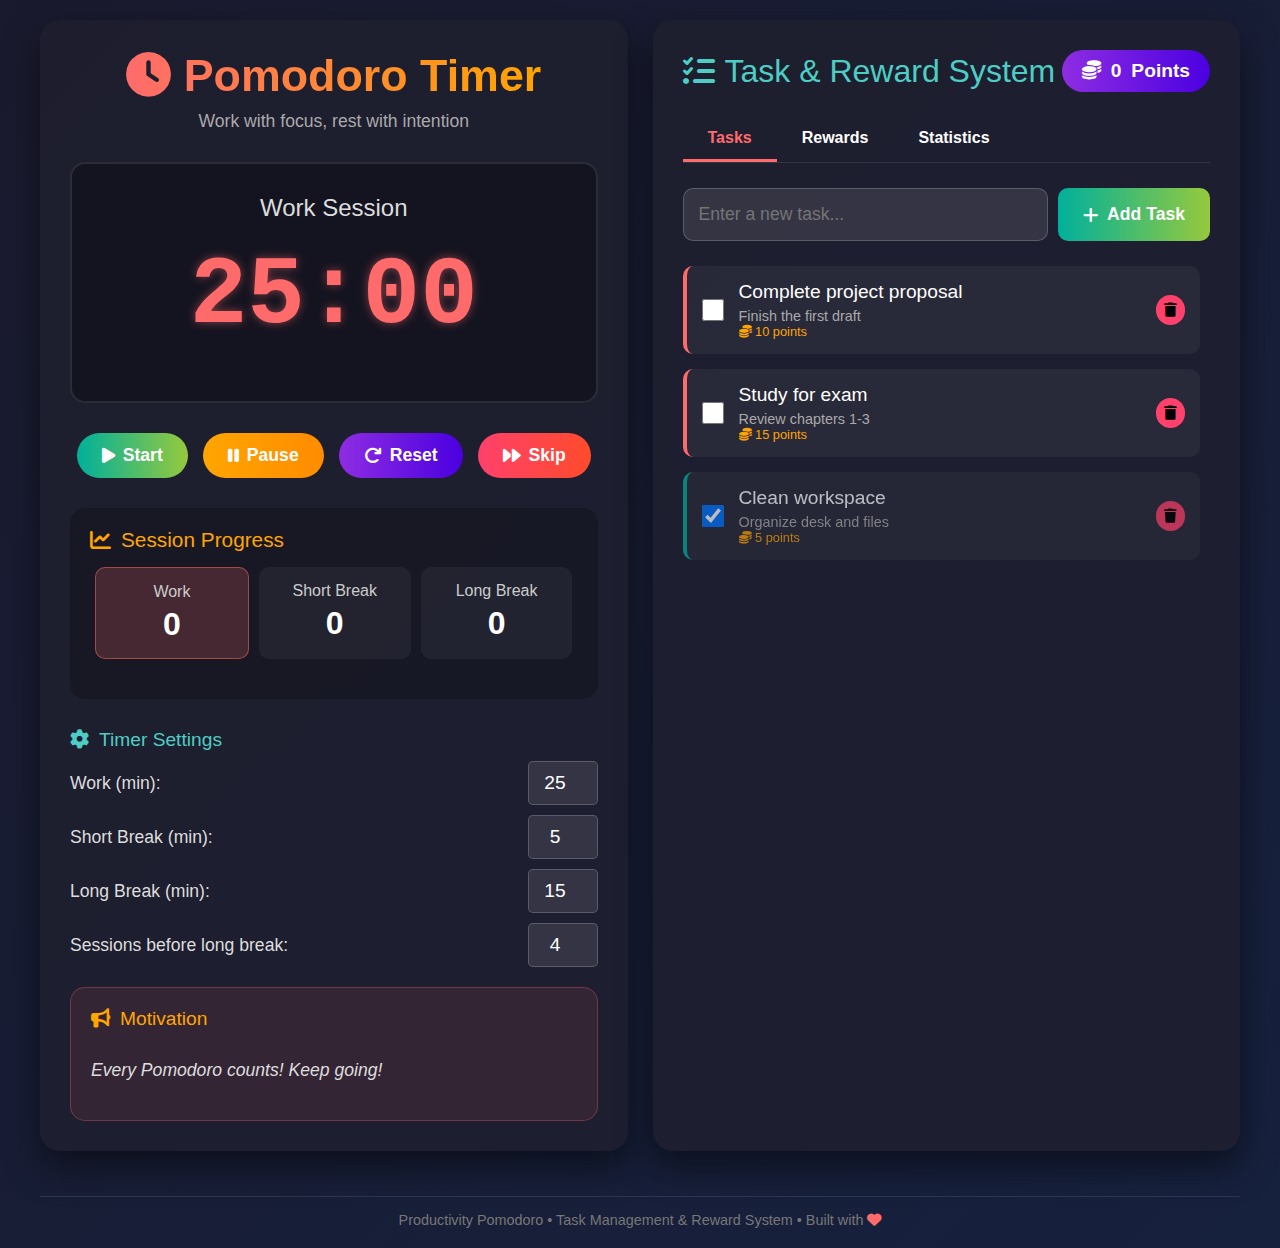
<file: index.html>
<!DOCTYPE html>
<html lang="en">
<head>
    <meta charset="UTF-8">
    <meta name="viewport" content="width=device-width, initial-scale=1.0">
    <title>Productivity Pomodoro - Task & Reward System</title>
    <link rel="stylesheet" href="https://cdnjs.cloudflare.com/ajax/libs/font-awesome/6.4.0/css/all.min.css">
    <style>
        * {
            margin: 0;
            padding: 0;
            box-sizing: border-box;
            font-family: 'Segoe UI', Tahoma, Geneva, Verdana, sans-serif;
        }
        
        body {
            background: linear-gradient(135deg, #1a1a2e, #16213e);
            color: #fff;
            min-height: 100vh;
            padding: 20px;
        }
        
        .container {
            max-width: 1200px;
            margin: 0 auto;
            display: grid;
            grid-template-columns: 1fr 1fr;
            gap: 25px;
        }
        
        /* Left Column - Pomodoro Timer */
        .timer-column {
            background: rgba(30, 30, 46, 0.85);
            border-radius: 20px;
            box-shadow: 0 15px 35px rgba(0, 0, 0, 0.5);
            padding: 30px;
        }
        
        header {
            text-align: center;
            margin-bottom: 30px;
        }
        
        h1 {
            font-size: 2.8rem;
            margin-bottom: 10px;
            background: linear-gradient(90deg, #ff6b6b, #ffa500);
            -webkit-background-clip: text;
            background-clip: text;
            color: transparent;
            display: inline-block;
        }
        
        .tagline {
            color: #aaa;
            font-size: 1.1rem;
            margin-bottom: 20px;
        }
        
        .timer-container {
            text-align: center;
            padding: 30px 20px;
            background: rgba(0, 0, 0, 0.3);
            border-radius: 15px;
            margin-bottom: 30px;
            border: 2px solid rgba(255, 255, 255, 0.1);
        }
        
        .timer {
            font-size: 6rem;
            font-weight: bold;
            margin: 20px 0;
            font-family: 'Courier New', monospace;
            color: #ff6b6b;
            text-shadow: 0 0 10px rgba(255, 107, 107, 0.5);
        }
        
        .timer-label {
            font-size: 1.5rem;
            margin-bottom: 20px;
            color: #ddd;
        }
        
        .controls {
            display: flex;
            justify-content: center;
            gap: 15px;
            margin-bottom: 30px;
            flex-wrap: wrap;
        }
        
        button {
            padding: 12px 25px;
            font-size: 1.1rem;
            border: none;
            border-radius: 50px;
            cursor: pointer;
            transition: all 0.3s ease;
            font-weight: 600;
            display: flex;
            align-items: center;
            justify-content: center;
            gap: 8px;
        }
        
        .btn-start {
            background: linear-gradient(90deg, #00b09b, #96c93d);
            color: white;
        }
        
        .btn-pause {
            background: linear-gradient(90deg, #ffa500, #ff8c00);
            color: white;
        }
        
        .btn-reset {
            background: linear-gradient(90deg, #8e2de2, #4a00e0);
            color: white;
        }
        
        .btn-skip {
            background: linear-gradient(90deg, #ff416c, #ff4b2b);
            color: white;
        }
        
        button:hover {
            transform: translateY(-3px);
            box-shadow: 0 5px 15px rgba(0, 0, 0, 0.3);
        }
        
        button:active {
            transform: translateY(1px);
        }
        
        .sessions {
            background: rgba(0, 0, 0, 0.2);
            border-radius: 15px;
            padding: 20px;
            margin-bottom: 30px;
        }
        
        .session-title {
            font-size: 1.3rem;
            margin-bottom: 15px;
            color: #ffa500;
            display: flex;
            align-items: center;
            gap: 10px;
        }
        
        .session-counter {
            display: flex;
            justify-content: space-between;
            margin-bottom: 20px;
        }
        
        .session-item {
            text-align: center;
            padding: 15px;
            background: rgba(255, 255, 255, 0.05);
            border-radius: 10px;
            flex: 1;
            margin: 0 5px;
        }
        
        .session-item.active {
            background: rgba(255, 107, 107, 0.2);
            border: 1px solid rgba(255, 107, 107, 0.5);
        }
        
        .session-type {
            font-size: 1rem;
            margin-bottom: 5px;
            color: #ccc;
        }
        
        .session-count {
            font-size: 2rem;
            font-weight: bold;
        }
        
        .settings {
            margin-bottom: 20px;
        }
        
        .setting-group {
            margin-bottom: 15px;
        }
        
        .setting-title {
            font-size: 1.2rem;
            margin-bottom: 10px;
            color: #4ecdc4;
            display: flex;
            align-items: center;
            gap: 10px;
        }
        
        .time-input {
            display: flex;
            align-items: center;
            justify-content: space-between;
            margin-bottom: 10px;
        }
        
        .time-input label {
            font-size: 1.1rem;
            color: #ddd;
        }
        
        .time-input input {
            width: 70px;
            padding: 10px;
            background: rgba(255, 255, 255, 0.1);
            border: 1px solid rgba(255, 255, 255, 0.2);
            border-radius: 5px;
            color: white;
            font-size: 1.2rem;
            text-align: center;
        }
        
        /* Right Column - Tasks & Rewards */
        .tasks-column {
            background: rgba(30, 30, 46, 0.85);
            border-radius: 20px;
            box-shadow: 0 15px 35px rgba(0, 0, 0, 0.5);
            padding: 30px;
            display: flex;
            flex-direction: column;
        }
        
        .column-header {
            display: flex;
            align-items: center;
            justify-content: space-between;
            margin-bottom: 25px;
        }
        
        .column-title {
            font-size: 2rem;
            color: #4ecdc4;
            display: flex;
            align-items: center;
            gap: 10px;
        }
        
        .points-container {
            background: linear-gradient(90deg, #8e2de2, #4a00e0);
            padding: 10px 20px;
            border-radius: 50px;
            display: flex;
            align-items: center;
            gap: 10px;
            font-size: 1.2rem;
            font-weight: bold;
        }
        
        .tabs {
            display: flex;
            margin-bottom: 25px;
            border-bottom: 1px solid rgba(255, 255, 255, 0.1);
        }
        
        .tab {
            padding: 12px 25px;
            cursor: pointer;
            border-bottom: 3px solid transparent;
            transition: all 0.3s;
            font-weight: 600;
        }
        
        .tab.active {
            border-bottom: 3px solid #ff6b6b;
            color: #ff6b6b;
        }
        
        .tab-content {
            flex-grow: 1;
            overflow-y: auto;
        }
        
        .tab-pane {
            display: none;
            height: 100%;
        }
        
        .tab-pane.active {
            display: block;
        }
        
        /* Tasks Panel */
        .add-task {
            display: flex;
            gap: 10px;
            margin-bottom: 25px;
        }
        
        .add-task input {
            flex-grow: 1;
            padding: 15px;
            background: rgba(255, 255, 255, 0.1);
            border: 1px solid rgba(255, 255, 255, 0.2);
            border-radius: 10px;
            color: white;
            font-size: 1.1rem;
        }
        
        .add-task button {
            background: linear-gradient(90deg, #00b09b, #96c93d);
            color: white;
            border-radius: 10px;
        }
        
        .task-list {
            max-height: 350px;
            overflow-y: auto;
            padding-right: 10px;
        }
        
        .task-item {
            background: rgba(255, 255, 255, 0.05);
            border-radius: 10px;
            padding: 15px;
            margin-bottom: 15px;
            display: flex;
            align-items: center;
            gap: 15px;
            transition: all 0.3s;
            border-left: 4px solid #ff6b6b;
        }
        
        .task-item.completed {
            opacity: 0.7;
            border-left-color: #00b09b;
        }
        
        .task-checkbox {
            width: 22px;
            height: 22px;
            cursor: pointer;
        }
        
        .task-content {
            flex-grow: 1;
        }
        
        .task-title {
            font-size: 1.2rem;
            margin-bottom: 5px;
        }
        
        .task-description {
            color: #aaa;
            font-size: 0.9rem;
        }
        
        .task-actions {
            display: flex;
            gap: 10px;
        }
        
        .task-actions button {
            padding: 8px 12px;
            font-size: 0.9rem;
        }
        
        /* Rewards Panel */
        .reward-stats {
            display: grid;
            grid-template-columns: repeat(3, 1fr);
            gap: 15px;
            margin-bottom: 25px;
        }
        
        .stat-box {
            background: rgba(255, 255, 255, 0.05);
            border-radius: 10px;
            padding: 20px;
            text-align: center;
        }
        
        .stat-value {
            font-size: 2.5rem;
            font-weight: bold;
            color: #ffa500;
            margin-bottom: 5px;
        }
        
        .stat-label {
            color: #aaa;
            font-size: 0.9rem;
        }
        
        .rewards-list {
            max-height: 300px;
            overflow-y: auto;
            margin-bottom: 25px;
        }
        
        .reward-item {
            background: rgba(255, 255, 255, 0.05);
            border-radius: 10px;
            padding: 15px;
            margin-bottom: 15px;
            display: flex;
            justify-content: space-between;
            align-items: center;
            border-left: 4px solid #8e2de2;
        }
        
        .reward-info h4 {
            font-size: 1.2rem;
            margin-bottom: 5px;
        }
        
        .reward-info p {
            color: #aaa;
            font-size: 0.9rem;
        }
        
        .reward-cost {
            font-weight: bold;
            color: #ffa500;
            font-size: 1.2rem;
        }
        
        .reward-actions button {
            background: linear-gradient(90deg, #8e2de2, #4a00e0);
            color: white;
        }
        
        .reward-actions button:disabled {
            opacity: 0.5;
            cursor: not-allowed;
        }
        
        /* Motivational Messages */
        .motivation-container {
            background: rgba(255, 107, 107, 0.1);
            border-radius: 15px;
            padding: 20px;
            border: 1px solid rgba(255, 107, 107, 0.3);
            margin-top: 20px;
        }
        
        .motivation-title {
            color: #ffa500;
            font-size: 1.2rem;
            margin-bottom: 10px;
            display: flex;
            align-items: center;
            gap: 10px;
        }
        
        .motivation-text {
            font-size: 1.1rem;
            font-style: italic;
            color: #ddd;
            min-height: 60px;
            display: flex;
            align-items: center;
        }
        
        .notification {
            position: fixed;
            bottom: 20px;
            right: 20px;
            background: #ff6b6b;
            color: white;
            padding: 15px 25px;
            border-radius: 10px;
            box-shadow: 0 5px 15px rgba(0, 0, 0, 0.3);
            transform: translateY(100px);
            opacity: 0;
            transition: all 0.5s ease;
            z-index: 100;
            max-width: 350px;
        }
        
        .notification.show {
            transform: translateY(0);
            opacity: 1;
        }
        
        .notification.success {
            background: #00b09b;
        }
        
        .notification.info {
            background: #4a00e0;
        }
        
        footer {
            text-align: center;
            color: #777;
            font-size: 0.9rem;
            margin-top: 20px;
            padding-top: 15px;
            border-top: 1px solid rgba(255, 255, 255, 0.1);
            grid-column: 1 / -1;
        }
        
        @media (max-width: 1024px) {
            .container {
                grid-template-columns: 1fr;
            }
            
            .timer {
                font-size: 5rem;
            }
        }
        
        @media (max-width: 768px) {
            .container {
                padding: 10px;
            }
            
            h1 {
                font-size: 2.2rem;
            }
            
            .timer {
                font-size: 4rem;
            }
            
            .session-counter {
                flex-direction: column;
                gap: 10px;
            }
            
            .controls {
                flex-direction: column;
                align-items: center;
            }
            
            button {
                width: 100%;
                max-width: 300px;
            }
            
            .reward-stats {
                grid-template-columns: 1fr;
            }
        }
        
        @media (max-width: 480px) {
            .timer {
                font-size: 3.5rem;
            }
            
            h1 {
                font-size: 1.8rem;
            }
            
            .add-task {
                flex-direction: column;
            }
            
            .tabs {
                flex-direction: column;
            }
            
            .tab {
                text-align: center;
            }
        }
        
        /* Scrollbar Styling */
        ::-webkit-scrollbar {
            width: 8px;
        }
        
        ::-webkit-scrollbar-track {
            background: rgba(255, 255, 255, 0.05);
            border-radius: 10px;
        }
        
        ::-webkit-scrollbar-thumb {
            background: rgba(255, 107, 107, 0.5);
            border-radius: 10px;
        }
        
        ::-webkit-scrollbar-thumb:hover {
            background: rgba(255, 107, 107, 0.7);
        }
    </style>
</head>
<body>
    <div class="container">
        <!-- Left Column - Pomodoro Timer -->
        <div class="timer-column">
            <header>
                <h1><i class="fas fa-clock"></i> Pomodoro Timer</h1>
                <p class="tagline">Work with focus, rest with intention</p>
            </header>
            
            <div class="timer-container">
                <div class="timer-label" id="timerLabel">Work Session</div>
                <div class="timer" id="timer">25:00</div>
            </div>
            
            <div class="controls">
                <button class="btn-start" id="startBtn">
                    <i class="fas fa-play"></i> Start
                </button>
                <button class="btn-pause" id="pauseBtn">
                    <i class="fas fa-pause"></i> Pause
                </button>
                <button class="btn-reset" id="resetBtn">
                    <i class="fas fa-redo"></i> Reset
                </button>
                <button class="btn-skip" id="skipBtn">
                    <i class="fas fa-forward"></i> Skip
                </button>
            </div>
            
            <div class="sessions">
                <div class="session-title">
                    <i class="fas fa-chart-line"></i> Session Progress
                </div>
                <div class="session-counter">
                    <div class="session-item active" id="workSession">
                        <div class="session-type">Work</div>
                        <div class="session-count" id="workCount">0</div>
                    </div>
                    <div class="session-item" id="shortBreakSession">
                        <div class="session-type">Short Break</div>
                        <div class="session-count" id="shortBreakCount">0</div>
                    </div>
                    <div class="session-item" id="longBreakSession">
                        <div class="session-type">Long Break</div>
                        <div class="session-count" id="longBreakCount">0</div>
                    </div>
                </div>
            </div>
            
            <div class="settings">
                <div class="setting-group">
                    <div class="setting-title">
                        <i class="fas fa-cog"></i> Timer Settings
                    </div>
                    <div class="time-input">
                        <label for="workTime">Work (min):</label>
                        <input type="number" id="workTime" min="1" max="60" value="25">
                    </div>
                    <div class="time-input">
                        <label for="shortBreakTime">Short Break (min):</label>
                        <input type="number" id="shortBreakTime" min="1" max="30" value="5">
                    </div>
                    <div class="time-input">
                        <label for="longBreakTime">Long Break (min):</label>
                        <input type="number" id="longBreakTime" min="1" max="60" value="15">
                    </div>
                    <div class="time-input">
                        <label for="sessionsBeforeLongBreak">Sessions before long break:</label>
                        <input type="number" id="sessionsBeforeLongBreak" min="1" max="10" value="4">
                    </div>
                </div>
            </div>
            
            <div class="motivation-container">
                <div class="motivation-title">
                    <i class="fas fa-bullhorn"></i> Motivation
                </div>
                <div class="motivation-text" id="motivationText">
                    Every completed Pomodoro brings you closer to your goals! Stay focused!
                </div>
            </div>
        </div>
        
        <!-- Right Column - Tasks & Rewards -->
        <div class="tasks-column">
            <div class="column-header">
                <div class="column-title">
                    <i class="fas fa-tasks"></i> Task & Reward System
                </div>
                <div class="points-container">
                    <i class="fas fa-coins"></i>
                    <span id="pointsTotal">0</span> Points
                </div>
            </div>
            
            <div class="tabs">
                <div class="tab active" data-tab="tasks">Tasks</div>
                <div class="tab" data-tab="rewards">Rewards</div>
                <div class="tab" data-tab="stats">Statistics</div>
            </div>
            
            <div class="tab-content">
                <!-- Tasks Panel -->
                <div class="tab-pane active" id="tasks-pane">
                    <div class="add-task">
                        <input type="text" id="taskInput" placeholder="Enter a new task...">
                        <button id="addTaskBtn">
                            <i class="fas fa-plus"></i> Add Task
                        </button>
                    </div>
                    
                    <div class="task-list" id="taskList">
                        <!-- Tasks will be added here dynamically -->
                    </div>
                </div>
                
                <!-- Rewards Panel -->
                <div class="tab-pane" id="rewards-pane">
                    <div class="rewards-list" id="rewardsList">
                        <!-- Rewards will be added here dynamically -->
                    </div>
                </div>
                
                <!-- Statistics Panel -->
                <div class="tab-pane" id="stats-pane">
                    <div class="reward-stats">
                        <div class="stat-box">
                            <div class="stat-value" id="totalTasksCompleted">0</div>
                            <div class="stat-label">Tasks Completed</div>
                        </div>
                        <div class="stat-box">
                            <div class="stat-value" id="totalPomodoros">0</div>
                            <div class="stat-label">Pomodoros Completed</div>
                        </div>
                        <div class="stat-box">
                            <div class="stat-value" id="totalPointsEarned">0</div>
                            <div class="stat-label">Points Earned</div>
                        </div>
                    </div>
                    
                    <div class="motivation-container">
                        <div class="motivation-title">
                            <i class="fas fa-trophy"></i> Achievement Summary
                        </div>
                        <div class="motivation-text">
                            <div id="achievementSummary">Complete your first task to see achievements!</div>
                        </div>
                    </div>
                </div>
            </div>
        </div>
        
        <footer>
            <p>Productivity Pomodoro • Task Management & Reward System • Built with <i class="fas fa-heart" style="color: #ff6b6b;"></i></p>
        </footer>
    </div>
    
    <div class="notification" id="notification">
        <i class="fas fa-bell"></i> <span id="notificationText">Work session completed!</span>
    </div>

    <script>
        // Variables globales
        let timer;
        let timeLeft;
        let isRunning = false;
        let isWorkSession = true;
        let workSessionsCompleted = 0;
        let shortBreaksCompleted = 0;
        let longBreaksCompleted = 0;
        let sessionsBeforeLongBreak = 4;
        let totalPoints = 0;
        let totalTasksCompleted = 0;
        let totalPomodoros = 0;
        let totalPointsEarned = 0;
        
        // Motivational messages
        const motivationalMessages = [
            "Great job! You're making progress!",
            "Stay focused! You're doing amazing!",
            "Every Pomodoro counts! Keep going!",
            "You're building momentum! Don't stop now!",
            "Productivity is a habit. You're forming it!",
            "Take a deep breath and keep pushing forward!",
            "Remember why you started. You've got this!",
            "Small steps lead to big achievements!",
            "Your future self will thank you for this effort!",
            "Consistency is key! You're on the right track!"
        ];
        
        const achievementMessages = [
            "First task completed! Welcome to productivity!",
            "5 Pomodoros done! You're building a great habit!",
            "10 tasks completed! You're on fire!",
            "First reward claimed! Treat yourself!",
            "20 Pomodoros completed! You're a productivity master!"
        ];
        
        // Sample tasks
        let tasks = [
            { id: 1, title: "Complete project proposal", description: "Finish the first draft", completed: false, points: 10 },
            { id: 2, title: "Study for exam", description: "Review chapters 1-3", completed: false, points: 15 },
            { id: 3, title: "Clean workspace", description: "Organize desk and files", completed: true, points: 5 }
        ];
        
        // Sample rewards
        let rewards = [
            { id: 1, name: "Coffee Break", description: "Enjoy a 15-minute coffee break", cost: 10, claimed: false },
            { id: 2, name: "Watch a Video", description: "Watch a 10-minute fun video", cost: 15, claimed: false },
            { id: 3, name: "Snack Time", description: "Have a healthy snack", cost: 20, claimed: false },
            { id: 4, name: "Short Walk", description: "Take a 10-minute walk outside", cost: 25, claimed: false },
            { id: 5, name: "Music Session", description: "Listen to your favorite album", cost: 30, claimed: false }
        ];
        
        // DOM Elements
        const timerDisplay = document.getElementById('timer');
        const timerLabel = document.getElementById('timerLabel');
        const startBtn = document.getElementById('startBtn');
        const pauseBtn = document.getElementById('pauseBtn');
        const resetBtn = document.getElementById('resetBtn');
        const skipBtn = document.getElementById('skipBtn');
        const notification = document.getElementById('notification');
        const notificationText = document.getElementById('notificationText');
        const motivationText = document.getElementById('motivationText');
        
        // Task elements
        const taskInput = document.getElementById('taskInput');
        const addTaskBtn = document.getElementById('addTaskBtn');
        const taskList = document.getElementById('taskList');
        
        // Reward elements
        const pointsTotal = document.getElementById('pointsTotal');
        const rewardsList = document.getElementById('rewardsList');
        
        // Statistics elements
        const totalTasksCompletedEl = document.getElementById('totalTasksCompleted');
        const totalPomodorosEl = document.getElementById('totalPomodoros');
        const totalPointsEarnedEl = document.getElementById('totalPointsEarned');
        const achievementSummary = document.getElementById('achievementSummary');
        
        // Settings elements
        const workTimeInput = document.getElementById('workTime');
        const shortBreakTimeInput = document.getElementById('shortBreakTime');
        const longBreakTimeInput = document.getElementById('longBreakTime');
        const sessionsBeforeLongBreakInput = document.getElementById('sessionsBeforeLongBreak');
        
        // Tab functionality
        const tabs = document.querySelectorAll('.tab');
        const tabPanes = document.querySelectorAll('.tab-pane');
        
        tabs.forEach(tab => {
            tab.addEventListener('click', () => {
                const tabId = tab.getAttribute('data-tab');
                
                // Update active tab
                tabs.forEach(t => t.classList.remove('active'));
                tab.classList.add('active');
                
                // Show corresponding pane
                tabPanes.forEach(pane => pane.classList.remove('active'));
                document.getElementById(`${tabId}-pane`).classList.add('active');
            });
        });
        
        // Initialize application
        function init() {
            // Load data from localStorage
            loadFromLocalStorage();
            
            // Initialize timer
            resetTimer();
            
            // Render tasks and rewards
            renderTasks();
            renderRewards();
            updateStats();
            updateMotivationalMessage();
            
            // Add event listeners
            workTimeInput.addEventListener('change', saveSettings);
            shortBreakTimeInput.addEventListener('change', saveSettings);
            longBreakTimeInput.addEventListener('change', saveSettings);
            sessionsBeforeLongBreakInput.addEventListener('change', saveSettings);
            
            // Task event listeners
            addTaskBtn.addEventListener('click', addTask);
            taskInput.addEventListener('keypress', (e) => {
                if (e.key === 'Enter') addTask();
            });
        }
        
        // Load data from localStorage
        function loadFromLocalStorage() {
            // Timer settings
            const savedWorkTime = localStorage.getItem('pomodoroWorkTime');
            const savedShortBreakTime = localStorage.getItem('pomodoroShortBreakTime');
            const savedLongBreakTime = localStorage.getItem('pomodoroLongBreakTime');
            const savedSessionsBeforeLongBreak = localStorage.getItem('pomodoroSessionsBeforeLongBreak');
            
            if (savedWorkTime) workTimeInput.value = savedWorkTime;
            if (savedShortBreakTime) shortBreakTimeInput.value = savedShortBreakTime;
            if (savedLongBreakTime) longBreakTimeInput.value = savedLongBreakTime;
            if (savedSessionsBeforeLongBreak) sessionsBeforeLongBreakInput.value = savedSessionsBeforeLongBreak;
            
            // Points and stats
            totalPoints = parseInt(localStorage.getItem('pomodoroPoints')) || 0;
            totalTasksCompleted = parseInt(localStorage.getItem('pomodoroTasksCompleted')) || 0;
            totalPomodoros = parseInt(localStorage.getItem('pomodoroTotalPomodoros')) || 0;
            totalPointsEarned = parseInt(localStorage.getItem('pomodoroTotalPointsEarned')) || 0;
            workSessionsCompleted = parseInt(localStorage.getItem('pomodoroWorkSessions')) || 0;
            
            // Tasks
            const savedTasks = localStorage.getItem('pomodoroTasks');
            if (savedTasks) tasks = JSON.parse(savedTasks);
            
            // Rewards
            const savedRewards = localStorage.getItem('pomodoroRewards');
            if (savedRewards) rewards = JSON.parse(savedRewards);
            
            // Update UI
            updatePointsDisplay();
        }
        
        // Save settings to localStorage
        function saveSettings() {
            localStorage.setItem('pomodoroWorkTime', workTimeInput.value);
            localStorage.setItem('pomodoroShortBreakTime', shortBreakTimeInput.value);
            localStorage.setItem('pomodoroLongBreakTime', longBreakTimeInput.value);
            localStorage.setItem('pomodoroSessionsBeforeLongBreak', sessionsBeforeLongBreakInput.value);
            
            sessionsBeforeLongBreak = parseInt(sessionsBeforeLongBreakInput.value);
            
            if (!isRunning) {
                resetTimer();
            }
        }
        
        // Save tasks and rewards to localStorage
        function saveData() {
            localStorage.setItem('pomodoroTasks', JSON.stringify(tasks));
            localStorage.setItem('pomodoroRewards', JSON.stringify(rewards));
            localStorage.setItem('pomodoroPoints', totalPoints);
            localStorage.setItem('pomodoroTasksCompleted', totalTasksCompleted);
            localStorage.setItem('pomodoroTotalPomodoros', totalPomodoros);
            localStorage.setItem('pomodoroTotalPointsEarned', totalPointsEarned);
            localStorage.setItem('pomodoroWorkSessions', workSessionsCompleted);
        }
        
        // Timer functions
        function formatTime(seconds) {
            const minutes = Math.floor(seconds / 60);
            const secs = seconds % 60;
            return `${minutes.toString().padStart(2, '0')}:${secs.toString().padStart(2, '0')}`;
        }
        
        function updateDisplay() {
            timerDisplay.textContent = formatTime(timeLeft);
        }
        
        function startTimer() {
            if (isRunning) return;
            
            isRunning = true;
            startBtn.disabled = true;
            pauseBtn.disabled = false;
            
            timer = setInterval(() => {
                timeLeft--;
                updateDisplay();
                
                if (timeLeft <= 0) {
                    clearInterval(timer);
                    isRunning = false;
                    sessionComplete();
                }
            }, 1000);
        }
        
        function pauseTimer() {
            if (!isRunning) return;
            
            clearInterval(timer);
            isRunning = false;
            startBtn.disabled = false;
            pauseBtn.disabled = true;
        }
        
        function resetTimer() {
            clearInterval(timer);
            isRunning = false;
            startBtn.disabled = false;
            pauseBtn.disabled = true;
            
            if (isWorkSession) {
                timeLeft = parseInt(workTimeInput.value) * 60;
                timerLabel.textContent = "Work Session";
                updateSessionHighlight(true, false, false);
            } else {
                if (workSessionsCompleted > 0 && workSessionsCompleted % sessionsBeforeLongBreak === 0) {
                    timeLeft = parseInt(longBreakTimeInput.value) * 60;
                    timerLabel.textContent = "Long Break";
                    updateSessionHighlight(false, false, true);
                } else {
                    timeLeft = parseInt(shortBreakTimeInput.value) * 60;
                    timerLabel.textContent = "Short Break";
                    updateSessionHighlight(false, true, false);
                }
            }
            
            updateDisplay();
        }
        
        function skipSession() {
            pauseTimer();
            sessionComplete();
        }
        
        function sessionComplete() {
            isRunning = false;
            startBtn.disabled = false;
            pauseBtn.disabled = true;
            
            playNotificationSound();
            
            if (isWorkSession) {
                // Work session completed
                workSessionsCompleted++;
                totalPomodoros++;
                document.getElementById('workCount').textContent = workSessionsCompleted;
                isWorkSession = false;
                
                // Add points for completing a Pomodoro
                addPoints(5);
                
                // Show notification
                if (workSessionsCompleted % sessionsBeforeLongBreak === 0) {
                    showNotification("Work session completed! Take a long break!", "success");
                } else {
                    showNotification("Work session completed! Take a short break!", "success");
                }
                
                // Update stats
                updateStats();
                
            } else {
                // Break completed
                isWorkSession = true;
                showNotification("Break is over! Time to get back to work!", "info");
            }
            
            resetTimer();
            updateMotivationalMessage();
        }
        
        function updateSessionHighlight(workActive, shortBreakActive, longBreakActive) {
            document.getElementById('workSession').classList.toggle('active', workActive);
            document.getElementById('shortBreakSession').classList.toggle('active', shortBreakActive);
            document.getElementById('longBreakSession').classList.toggle('active', longBreakActive);
        }
        
        // Task Management
        function addTask() {
            const taskTitle = taskInput.value.trim();
            if (!taskTitle) return;
            
            const newTask = {
                id: Date.now(),
                title: taskTitle,
                description: "",
                completed: false,
                points: Math.floor(Math.random() * 15) + 5 // Random points between 5-20
            };
            
            tasks.unshift(newTask);
            taskInput.value = "";
            
            renderTasks();
            saveData();
            showNotification("Task added successfully!", "success");
        }
        
        function toggleTaskCompletion(taskId) {
            const taskIndex = tasks.findIndex(task => task.id === taskId);
            if (taskIndex === -1) return;
            
            const task = tasks[taskIndex];
            task.completed = !task.completed;
            
            if (task.completed) {
                // Add points for completing task
                addPoints(task.points);
                totalTasksCompleted++;
                showNotification(`Task completed! You earned ${task.points} points!`, "success");
                
                // Check for achievements
                checkAchievements();
            } else {
                // Remove points if unchecking
                addPoints(-task.points);
                totalTasksCompleted--;
                showNotification("Task marked as incomplete.", "info");
            }
            
            renderTasks();
            updateStats();
            saveData();
        }
        
        function deleteTask(taskId) {
            tasks = tasks.filter(task => task.id !== taskId);
            renderTasks();
            saveData();
            showNotification("Task deleted.", "info");
        }
        
        function renderTasks() {
            taskList.innerHTML = "";
            
            if (tasks.length === 0) {
                taskList.innerHTML = '<div class="task-item" style="text-align: center; justify-content: center;">No tasks yet. Add your first task!</div>';
                return;
            }
            
            tasks.forEach(task => {
                const taskItem = document.createElement('div');
                taskItem.className = `task-item ${task.completed ? 'completed' : ''}`;
                taskItem.innerHTML = `
                    <input type="checkbox" class="task-checkbox" ${task.completed ? 'checked' : ''} onclick="toggleTaskCompletion(${task.id})">
                    <div class="task-content">
                        <div class="task-title">${task.title}</div>
                        <div class="task-description">${task.description || 'No description'}</div>
                        <div class="task-description" style="color: #ffa500; font-size: 0.8rem;">
                            <i class="fas fa-coins"></i> ${task.points} points
                        </div>
                    </div>
                    <div class="task-actions">
                        <button onclick="deleteTask(${task.id})" style="padding: 8px; background: #ff416c;">
                            <i class="fas fa-trash"></i>
                        </button>
                    </div>
                `;
                taskList.appendChild(taskItem);
            });
        }
        
        // Reward System
        function updatePointsDisplay() {
            pointsTotal.textContent = totalPoints;
        }
        
        function addPoints(amount) {
            totalPoints += amount;
            totalPointsEarned += amount > 0 ? amount : 0;
            updatePointsDisplay();
            saveData();
        }
        
        function claimReward(rewardId) {
            const rewardIndex = rewards.findIndex(reward => reward.id === rewardId);
            if (rewardIndex === -1) return;
            
            const reward = rewards[rewardIndex];
            
            if (totalPoints < reward.cost) {
                showNotification(`Not enough points! You need ${reward.cost} points.`, "info");
                return;
            }
            
            if (reward.claimed) {
                showNotification("Reward already claimed!", "info");
                return;
            }
            
            // Deduct points and mark as claimed
            addPoints(-reward.cost);
            rewards[rewardIndex].claimed = true;
            
            // Show notification
            showNotification(`You claimed: ${reward.name}! Enjoy your reward!`, "success");
            
            // Re-render rewards
            renderRewards();
            saveData();
        }
        
        function renderRewards() {
            rewardsList.innerHTML = "";
            
            rewards.forEach(reward => {
                const rewardItem = document.createElement('div');
                rewardItem.className = 'reward-item';
                rewardItem.innerHTML = `
                    <div class="reward-info">
                        <h4>${reward.name}</h4>
                        <p>${reward.description}</p>
                    </div>
                    <div class="reward-cost">
                        <i class="fas fa-coins"></i> ${reward.cost}
                    </div>
                    <div class="reward-actions">
                        <button onclick="claimReward(${reward.id})" ${reward.claimed || totalPoints < reward.cost ? 'disabled' : ''}>
                            ${reward.claimed ? 'Claimed' : 'Claim'}
                        </button>
                    </div>
                `;
                rewardsList.appendChild(rewardItem);
            });
        }
        
        // Statistics and Motivation
        function updateStats() {
            totalTasksCompletedEl.textContent = totalTasksCompleted;
            totalPomodorosEl.textContent = totalPomodoros;
            totalPointsEarnedEl.textContent = totalPointsEarned;
            
            // Update achievement summary
            let summary = "";
            if (totalTasksCompleted === 0) {
                summary = "Complete your first task to see achievements!";
            } else if (totalTasksCompleted < 5) {
                summary = `Great start! You've completed ${totalTasksCompleted} tasks.`;
            } else if (totalTasksCompleted < 10) {
                summary = `Impressive! ${totalTasksCompleted} tasks completed.`;
            } else {
                summary = `Amazing! You've completed ${totalTasksCompleted} tasks!`;
            }
            
            achievementSummary.textContent = summary;
        }
        
        function updateMotivationalMessage() {
            const randomIndex = Math.floor(Math.random() * motivationalMessages.length);
            motivationText.textContent = motivationalMessages[randomIndex];
        }
        
        function checkAchievements() {
            // Check for specific achievements
            if (totalTasksCompleted === 1) {
                showNotification(achievementMessages[0], "success");
            } else if (totalPomodoros === 5) {
                showNotification(achievementMessages[1], "success");
            } else if (totalTasksCompleted === 10) {
                showNotification(achievementMessages[2], "success");
            }
        }
        
        // Notification System
        function playNotificationSound() {
            try {
                const audioContext = new (window.AudioContext || window.webkitAudioContext)();
                const oscillator = audioContext.createOscillator();
                const gainNode = audioContext.createGain();
                
                oscillator.connect(gainNode);
                gainNode.connect(audioContext.destination);
                
                oscillator.frequency.value = 800;
                oscillator.type = 'sine';
                
                gainNode.gain.setValueAtTime(0.3, audioContext.currentTime);
                gainNode.gain.exponentialRampToValueAtTime(0.01, audioContext.currentTime + 1);
                
                oscillator.start(audioContext.currentTime);
                oscillator.stop(audioContext.currentTime + 1);
            } catch (e) {
                console.log("Notification sound could not be played: ", e);
            }
        }
        
        function showNotification(message, type = "info") {
            notificationText.textContent = message;
            notification.className = `notification ${type}`;
            notification.classList.add('show');
            
            setTimeout(() => {
                notification.classList.remove('show');
            }, 5000);
        }
        
        // Event Listeners
        startBtn.addEventListener('click', startTimer);
        pauseBtn.addEventListener('click', pauseTimer);
        resetBtn.addEventListener('click', resetTimer);
        skipBtn.addEventListener('click', skipSession);
        
        // Initialize the app
        init();
    </script>
</body>
</html>
</file>
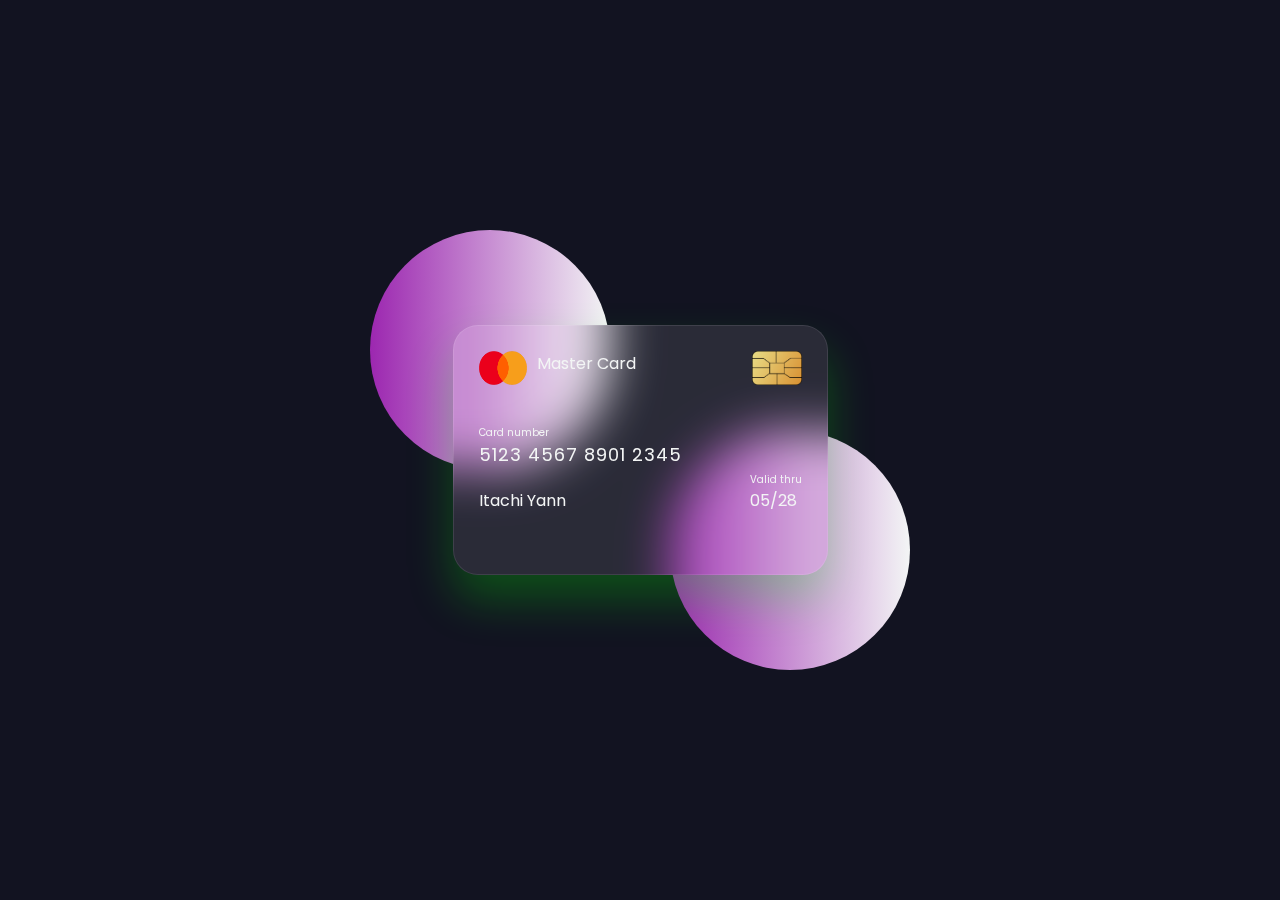
<file: card Hover Animation (html css)/index.html>
<!DOCTYPE html>
<!-- Codind by codingLab|www.codingLabweb.com  --> 
<html lang="en">
<head>
    <meta charset="UTF-8">
    <meta name="viewport" content="width=device-width, initial-scale=1.0">
    <title>Flipping card UI Design</title>
    <link rel="stylesheet" href="Style.css">
</head>
<body>
    
    <section>
        <div class="container">
            <div class="card front-face">
                <header>
                    <span class="logo">
                        <img src="logo.png" alt="">
                        <h5>
                            Master Card
                        </h5>
                    </span>
                    <img src="chip.png" alt="" class="chip">
                </header>
                <div class="card-details">
                    <div class="name-number">
                        <h6> Card number</h6>
                        <h5 class="number"> 5123 4567 8901 2345</h5>
                        <h5 class="name"> Itachi Yann </h5>
                    </div>
                    <div class="valid-date">
                        <h6>Valid thru</h6>
                        <h5>05/28</h5>

                    </div>
                </div>
            </div>
            <div class="card back-face">
                <h6>for customer service call +49 800 819 1040 or email at 
                    mastercard@gmail.com
                </h6>
                <span class="magnectic-strip">
                    <div class="signature"><i>005</i></div>
                    <h5>Lorem ipsum dolor sit amet consecture adipisicing elit. 
                        Officils perferendis tempore amet quo molestias</h5>

                </span>
            </div>
        </div>

    </section>



</body>
</html>
</file>
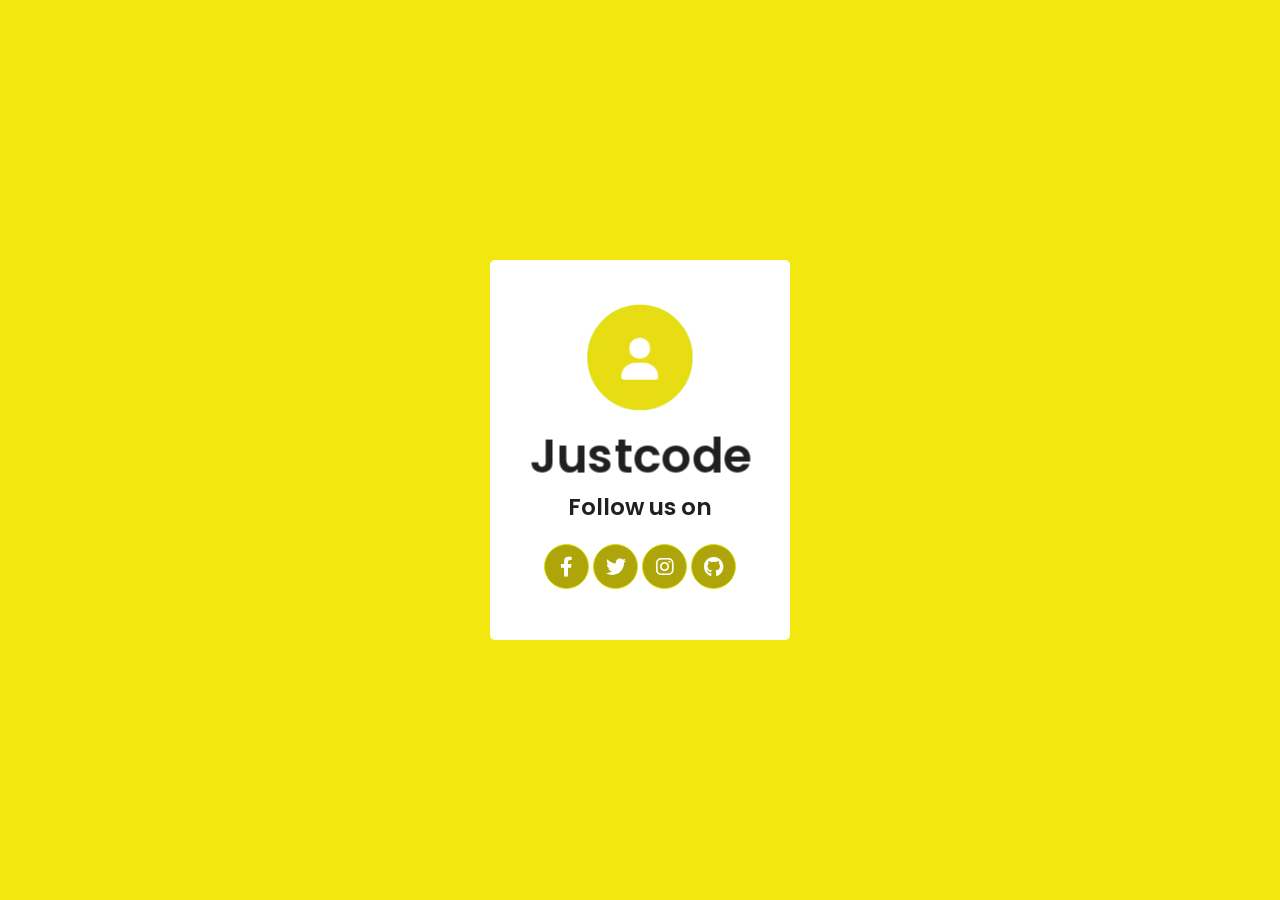
<file: Card with 3D Hover Effect  HTML CSS & Javascript/index.html>
<!DOCTYPE html>
<html lang="en">
<head>
    <meta charset="UTF-8">
    <meta name="viewport" content="width=device-width, initial-scale=1.0">
    <title>Document</title>
    <link rel="stylesheet" href="style.css">
    <link rel="stylesheet" href="https://cdnjs.cloudflare.com/ajax/libs/font-awesome/6.0.0-beta3/css/all.min.css">
    <script src="https://code.jquery.com/jquery-3.7.1.js"></script>
<body>
    <div class="card">
        <div class="content">
            <div class="user">
                <span class="fas fa-user"></span>
            </div>
            <header>Justcode</header>
            <div class="follow-us">Follow us on</div>
            <div class="icons">
                <a href="#"><span class="fab fa-facebook-f"></span></a>
                <a href="#"><span class="fab fa-twitter"></span></a>
                <a href="#"><span class="fab fa-instagram"></span></a>
                <a href="#"><span class="fab fa-github"></span></a>
            </div>
        </div>
    </div>
    <script>
        $('body').mousemove(function(p){
            let rotateX = -($(window).innerWidth()/2-p.pageX)/20;
            let rotateY = -($(window).innerWidth()/2-p.pageY)/10;
            $('.card').css("transform","rotateX("+rotateX+"deg) rotateY("+rotateY+"deg)");


        }
    );
    $('document').mouseout(function(){
        $('.card').css('transform','')    

        }
    );
    </script>
</body>
</html>
</file>
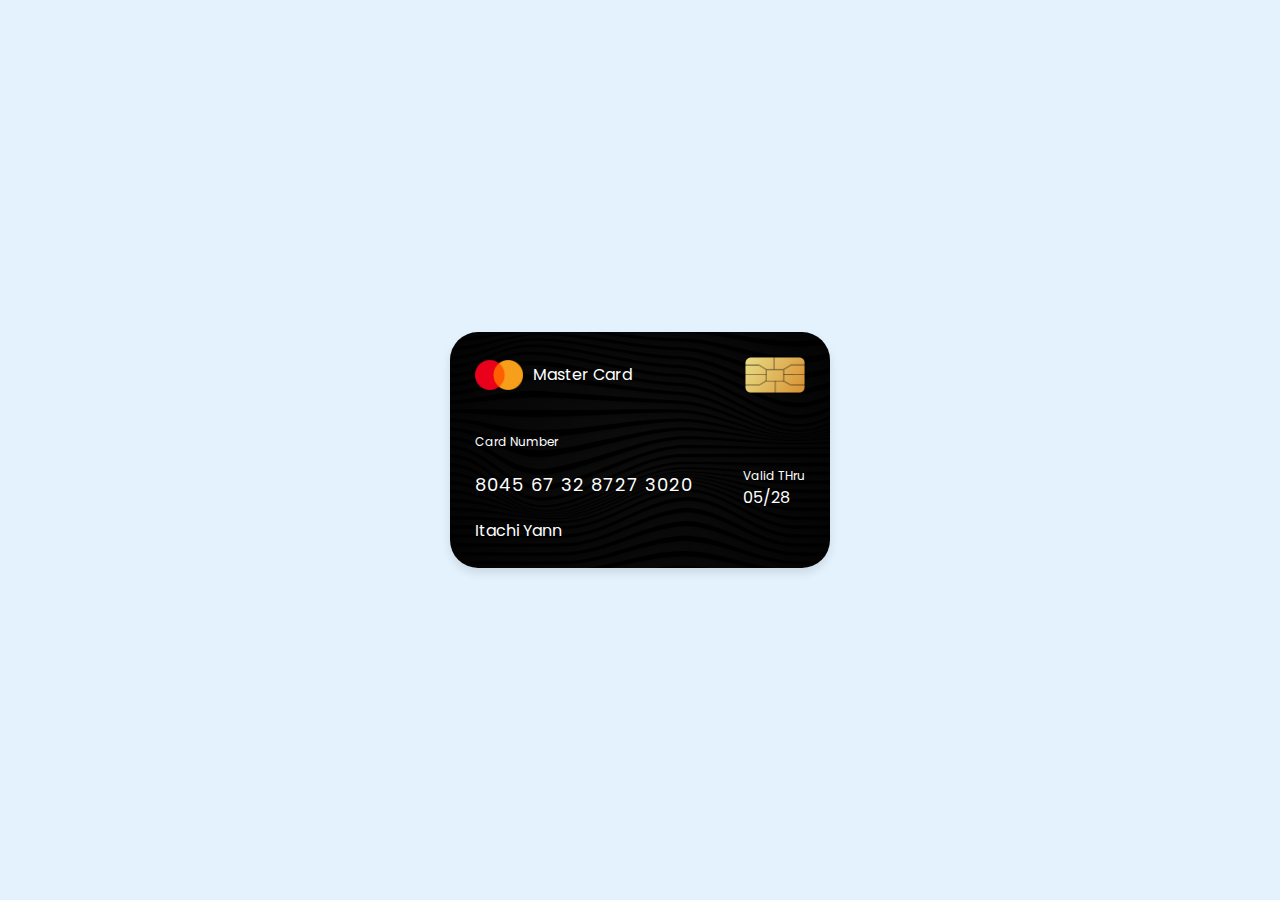
<file: credit card using UI design/index.html>
<!DOCTYPE html>
<html lang="en">
<head>
    <meta charset="UTF-8">
    <meta name="viewport" content="width=device-width, initial-scale=1.0">
    <title>credit card Ui Design</title>
    <link rel="stylesheet" href="style.css">
</head>
<body>
    <div class="container">
        <header>
            <span class="logo">
                <img src="images/logo.png" alt="Logo">
                <h5>Master Card</h5>
            </span>
            <img src="images/chip.png" alt="" class="chip">
        </header>
        <div class="card-details">
            <div class="card-number">
                <h6>Card Number</h6>
                <h5 class="number">8045 67 32 8727 3020 </h5>
                <h5 class="name">Itachi Yann</h5>
                
            
            </div>
           <div class="Valide-date">
            <h6>Valid THru</h6>
            <h5>05/28</h5>
           </div>
        </div>
    </div>
</body>
</html>
</file>
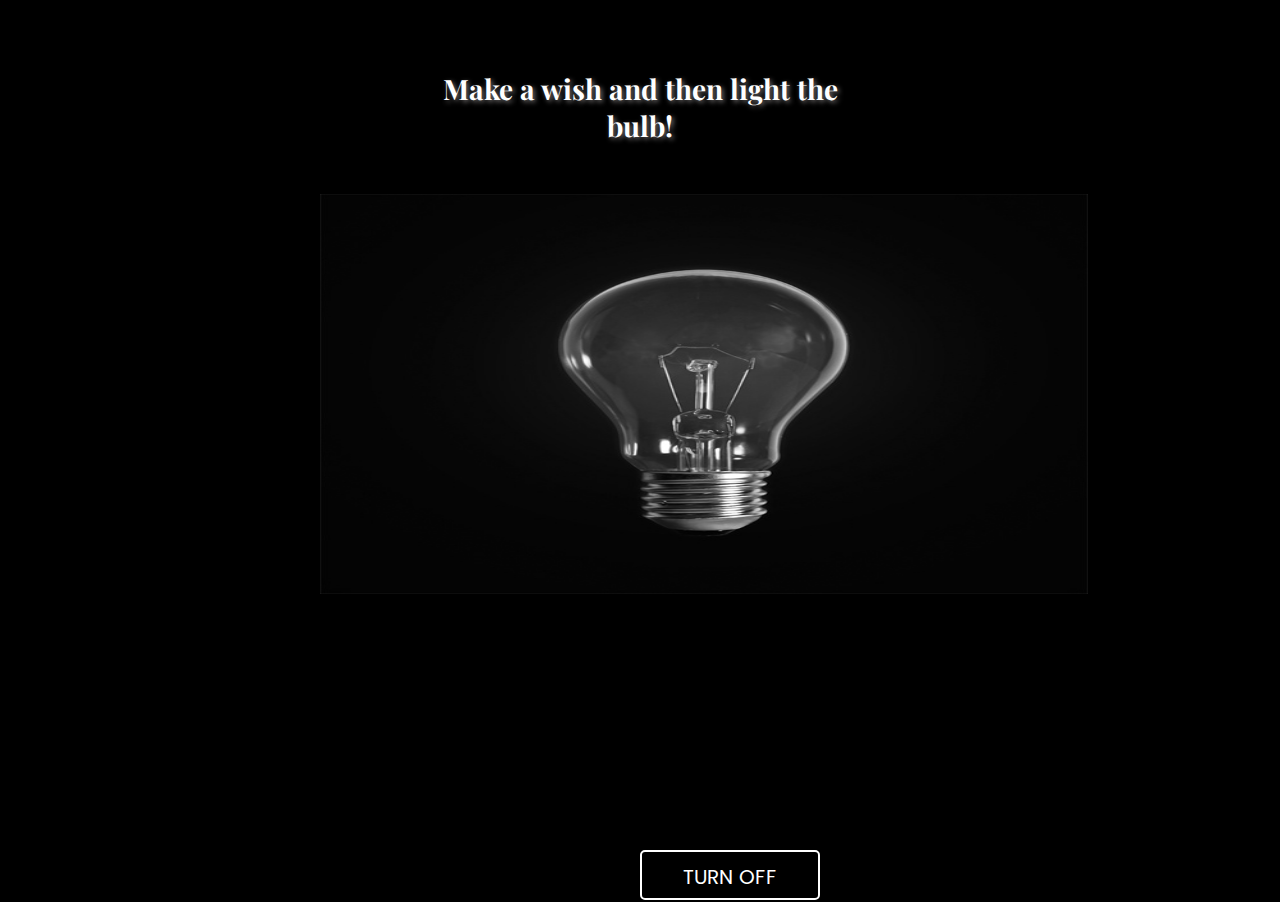
<file: Glowing Bulb Effect Using Html CSS/index.html>
<!DOCTYPE html>
<html lang="en">
<head>
    <meta charset="UTF-8">
    <meta name="viewport" content="width=device-width, initial-scale=1.0">
    <title>GLowing BUlb EFFECT</title>
    <link rel="stylesheet" href="style.css">
   
    
</head>
<body>
    <div class="wrapper">
        <h1>Make a wish and then light the bulb!</h1>
        <input type="checkbox" id="btn">
        <img id="bulb-off" src="B3.jpg" alt="">
         <img id="bulb-on" src="B9.jpg" alt="">
        <label for="btn"><span></span></label>
    </div>
   
</body>
</html>
</file>
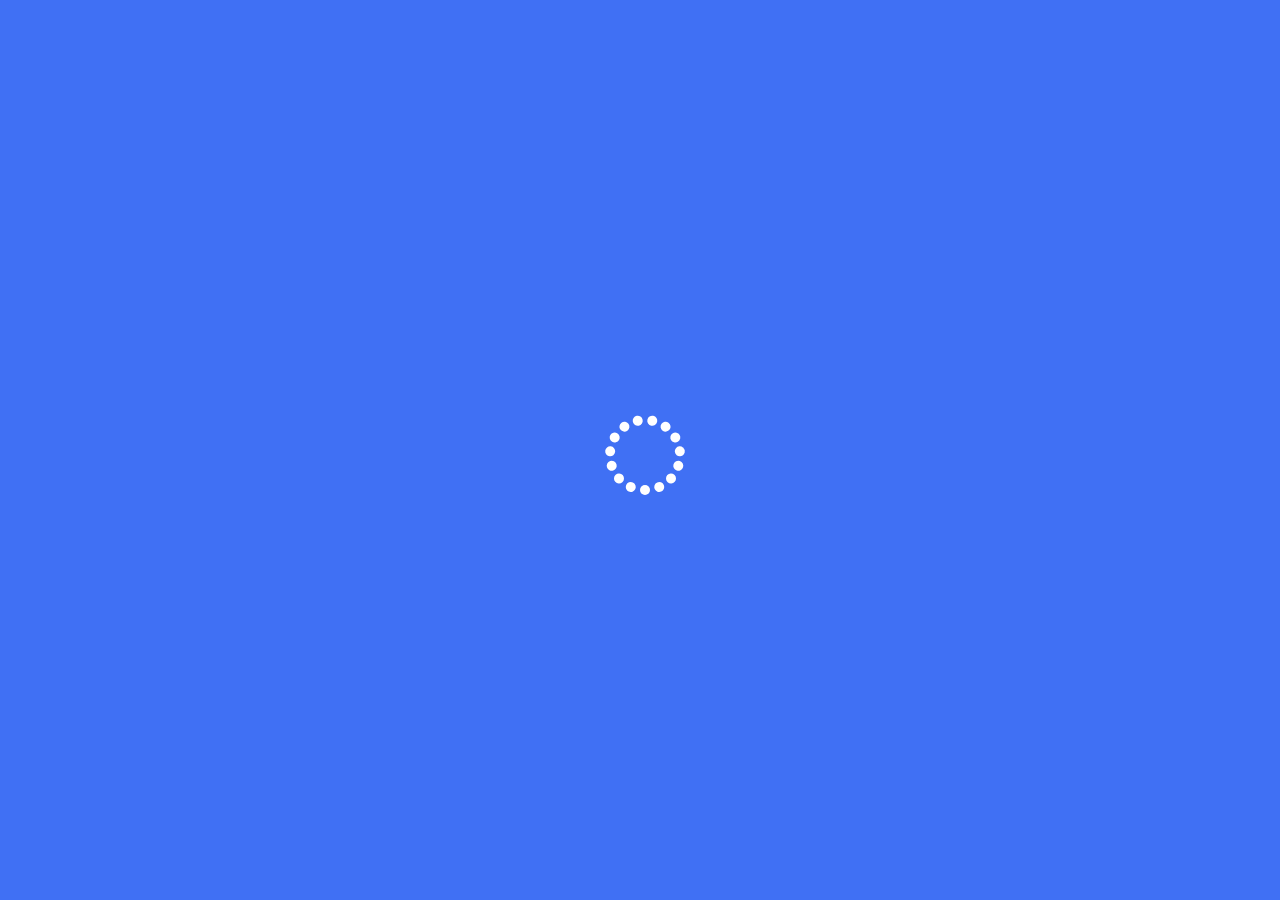
<file: loader website/index.html>
<!DOCTYPE html>
<html lang="en">
<head>
    <meta charset="UTF-8">
    <meta name="viewport" content="width=device-width, initial-scale=1.0">
    <title>website Loading Animation| codingLab</title>
    <link rel="stylesheet" href="style.css">
</head>
<body>
    <section>

        <div class="dots">
            <span style="--i:1"></span>
            <span style="--i:2"></span>
            <span style="--i:3"></span>
            <span style="--i:4"></span>
            <span style="--i:5"></span>
            <span style="--i:6"></span>
            <span style="--i:7"></span>
            <span style="--i:8"></span>
            <span style="--i:9"></span>
            <span style="--i:10"></span>
            <span style="--i:11"></span>
            <span style="--i:12"></span>
            <span style="--i:13"></span>
            <span style="--i:14"></span>
            <span style="--i:15"></span>
        </div>
    </section>
</body>
</html>
</file>
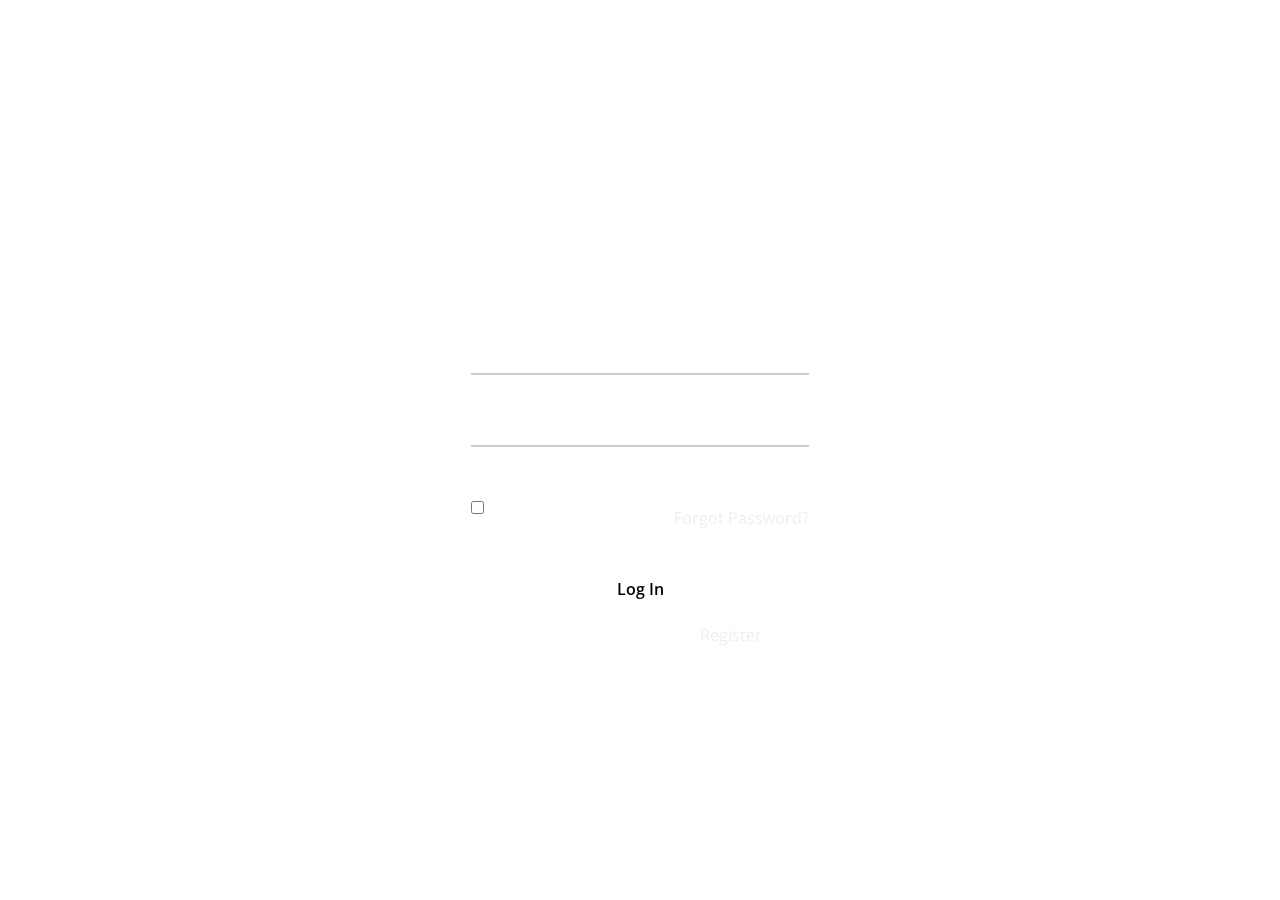
<file: login Form in Html and CSS/Index.html>
<!DOCTYPE html>
<!--coding  by CoderGirl - -->
<html lang="en">
<head>
    <meta charset="UTF-8">
    <meta name="viewport" content="width=device-width, initial-scale=1.0">
    <title>Glassmorphism Login Form</title>
    <link rel="stylesheet" href="Style.css">
</head>
<body>
 <div class="login-wrapper">
    <form action="#" >
        <h2>Login</h2>
        <div class="input-field">
            <input type="text" required>
            <label>Enter your Email</label>
        </div>
        <div class="input-field">
            <input type="password" required>
            <label>Enter your password</label>
        </div>
        <div class="passwort-options">
            <label for="remember">
                <input type="checkbox" id="remember">
                <p>remember me</p>
            </label>
            <a href="#" class="forgot-password">Forgot Password?</a>
        </div>
        <button type="submit">Log In</button>
        <div class="account-options">
            <p>Don't have an account? <a href="#">Register</a></p>
        </div>
    </form>

</div>

</body>
</html>
</file>
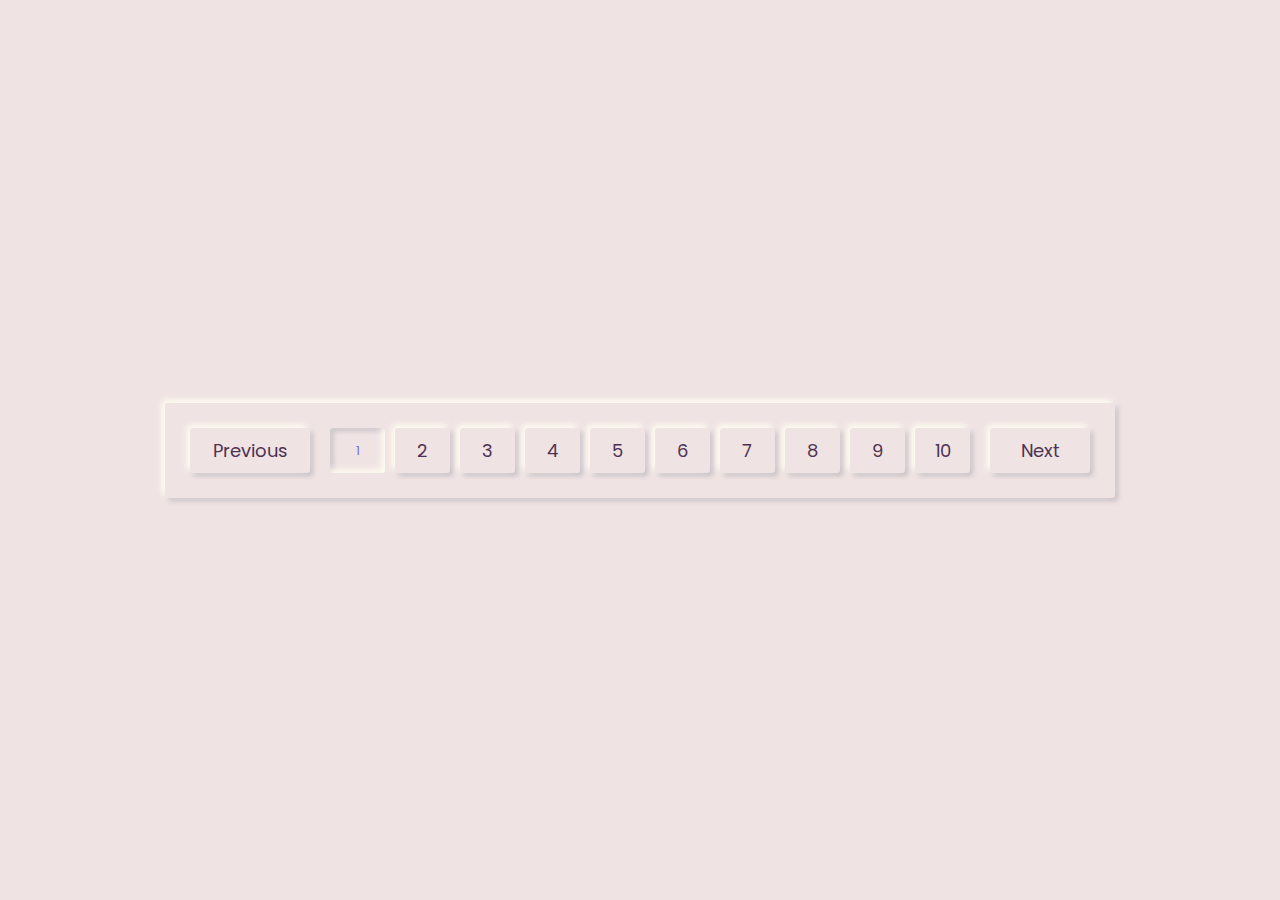
<file: Neumorphism Pagination/index.html>
<!DOCTYPE html>
<html lang="en">
<head>
    <meta charset="UTF-8">
    <meta name="viewport" content="width=device-width, initial-scale=1.0">
    <title>Neumorphism Pagination Design </title>
    <link rel="stylesheet" href="styles.css">
    <script src="https://code.jquery.com/jquery-3.7.1.js"></script>
</head>
<body>
    <div class="container">
        <ul class="pagination">
            <li class="page-item"><a class="page-link" href="#">Previous</a></li>
            <li class="page-item active"><a class="page-link" href="#">1</a></li>
            <li class="page-item"><a class="page-link" href="#">2</a></li>
            <li class="page-item"><a class="page-link" href="#">3</a></li>
            <li class="page-item"><a class="page-link" href="#">4</a></li>
            <li class="page-item"><a class="page-link" href="#">5</a></li>
            <li class="page-item"><a class="page-link" href="#">6</a></li>
            <li class="page-item"><a class="page-link" href="#">7</a></li>
            <li class="page-item"><a class="page-link" href="#">8</a></li>
            <li class="page-item"><a class="page-link" href="#">9</a></li>
            <li class="page-item"><a class="page-link" href="#">10</a></li>
            <li class="page-item"><a class="page-link" href="#">Next</a></li>
        </ul>
    </div>
    
    <script>
       $("li").click(function(){
    
        $(this).addClass("active").siblings().removeClass("active");
       });
    </script>   
</body>
</html>
</file>
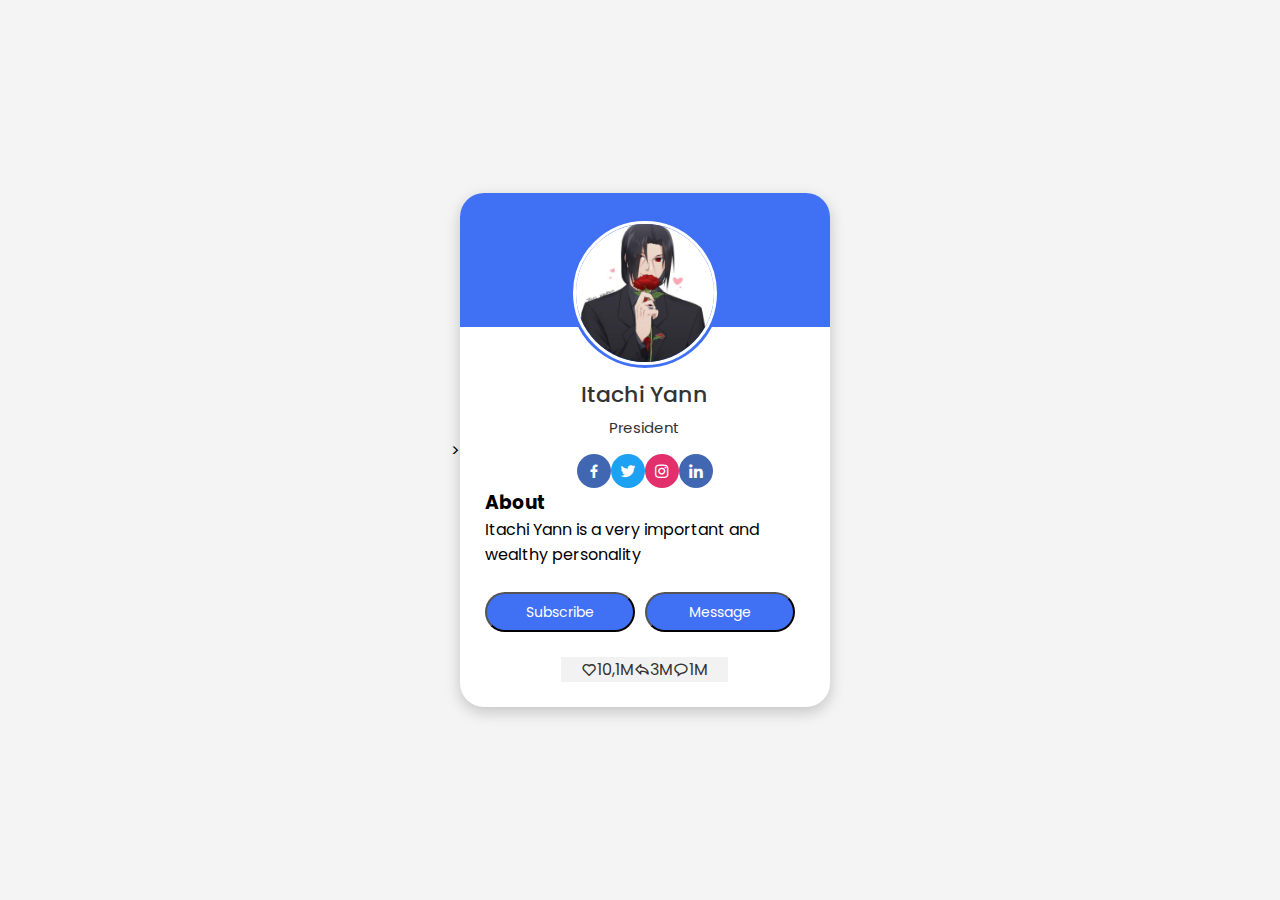
<file: Profil card(html css)/Index.html>
<!DOCTYPE html>
<html lang="en">
<head>
    <meta charset="UTF-8">
    <meta name="viewport" content="width=device-width, initial-scale=1.0">
    <title> Profile Card UI Design</title>

    <!-- introduction sur le css-->>

    <link rel="stylesheet" href="style.css">

    <!--  Boxicoins CSS         -->    
    <link href='https://unpkg.com/boxicons@2.1.4/css/boxicons.min.css' rel='stylesheet'>

</head>

<body>
   <div class="profile-card" >
      <div class="image">
      <img src="profile.jpg" alt="" class="profile-image">
        
      </div>
      <div class="text-data">
         <span class="name">Itachi Yann </span>
         <span class="job"> President </span>
      </div>

      <div class="media-buttons">
         <a href="#" style="background: #4267b2;" class="link">
            <i class='bx bxl-facebook'></i>
         </a>
         <a href="#" style="background: #1da1f2;"class="link">
            <i class='bx bxl-twitter'></i>
         </a>
         <a href="#" style="background: #e1306c;"class="link">
            <i class='bx bxl-instagram'></i>
         </a>
         <a href="#" style="background: #4267b2;"class="link">
            <i class='bx bxl-linkedin'></i>
         </a>
      </div>
      <div class="about">
         <h3>About</h3>
         <p>
         Itachi Yann is a very important and wealthy personality
         </p>
      </div>

      <div class="buttons">
         <button class="button">Subscribe</button>

         <button class="button">Message</button>

      </div>
      <div class="analytics">
         <div class="data">
            <i class='bx bx-heart' ></i>
            <span class="number" >10,1M</span>
            <i class='bx bx-share' ></i>
            <span class="number" >3M</span>
            <i class='bx bx-message-rounded' ></i>
            <span class="number" >1M</span>
         </div>
      </div>


   </div>
</body>
</html>
</file>
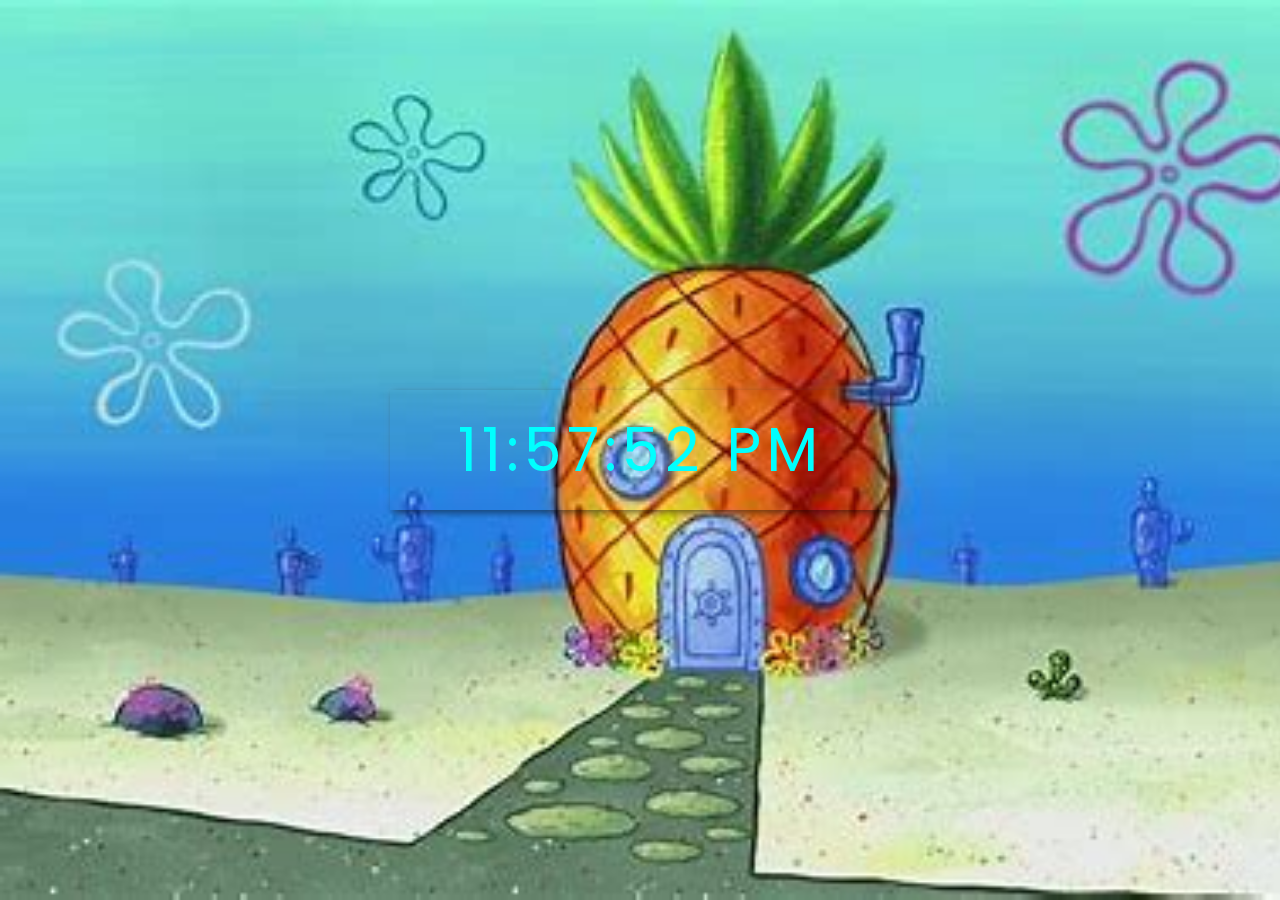
<file: Working digital Clock Html Css Javascript Neumorphism/index.html>
<!DOCTYPE html>
<html lang="en">
<head>
    <meta charset="UTF-8">
    <meta name="viewport" content="width=device-width, initial-scale=1.0">
    <title>Digital Clock Javascript</title>
    <link rel="stylesheet" href="Styles.css">
</head>
<body>
    <div class="clock">
       <div class="display"></div>
    </div>
    <script>
        function updateClock() {
            const clock = document.querySelector('.display');
            let time = new Date();
            let hours = time.getHours();
            let minutes = time.getMinutes();
            let seconds = time.getSeconds();
            let ampm = hours >= 12 ? 'PM' : 'AM';
            hours = hours % 12;
            hours = hours ? hours : 12; // the hour '0' should be '12'
            minutes = minutes < 10 ? '0' + minutes : minutes;
            seconds = seconds < 10 ? '0' + seconds : seconds;
            let strTime = hours + ':' + minutes + ':' + seconds + ' ' + ampm;
            clock.textContent = strTime;
        }
        setInterval(updateClock, 1000);
        updateClock(); // initial call to display clock immediately
    </script>
</body>
</html>
</file>
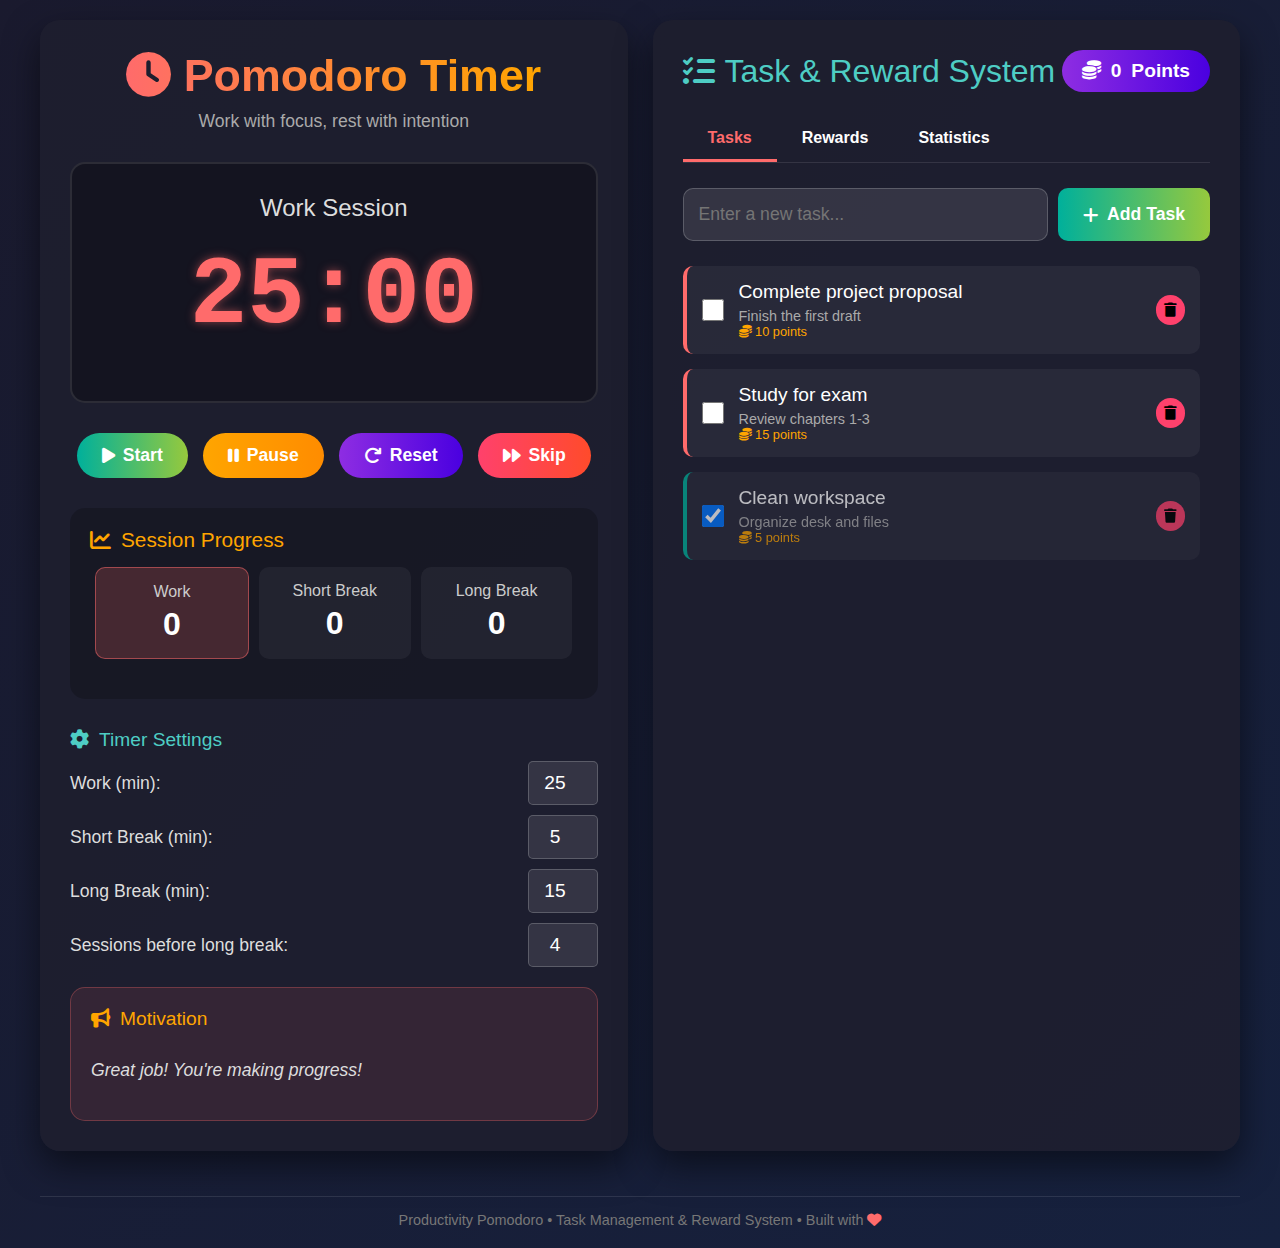
<file: Pomodoro.html>
<!DOCTYPE html>
<html lang="en">
<head>
    <meta charset="UTF-8">
    <meta name="viewport" content="width=device-width, initial-scale=1.0">
    <title>Productivity Pomodoro - Task & Reward System</title>
    <link rel="stylesheet" href="https://cdnjs.cloudflare.com/ajax/libs/font-awesome/6.4.0/css/all.min.css">
    <style>
        * {
            margin: 0;
            padding: 0;
            box-sizing: border-box;
            font-family: 'Segoe UI', Tahoma, Geneva, Verdana, sans-serif;
        }
        
        body {
            background: linear-gradient(135deg, #1a1a2e, #16213e);
            color: #fff;
            min-height: 100vh;
            padding: 20px;
        }
        
        .container {
            max-width: 1200px;
            margin: 0 auto;
            display: grid;
            grid-template-columns: 1fr 1fr;
            gap: 25px;
        }
        
        /* Left Column - Pomodoro Timer */
        .timer-column {
            background: rgba(30, 30, 46, 0.85);
            border-radius: 20px;
            box-shadow: 0 15px 35px rgba(0, 0, 0, 0.5);
            padding: 30px;
        }
        
        header {
            text-align: center;
            margin-bottom: 30px;
        }
        
        h1 {
            font-size: 2.8rem;
            margin-bottom: 10px;
            background: linear-gradient(90deg, #ff6b6b, #ffa500);
            -webkit-background-clip: text;
            background-clip: text;
            color: transparent;
            display: inline-block;
        }
        
        .tagline {
            color: #aaa;
            font-size: 1.1rem;
            margin-bottom: 20px;
        }
        
        .timer-container {
            text-align: center;
            padding: 30px 20px;
            background: rgba(0, 0, 0, 0.3);
            border-radius: 15px;
            margin-bottom: 30px;
            border: 2px solid rgba(255, 255, 255, 0.1);
        }
        
        .timer {
            font-size: 6rem;
            font-weight: bold;
            margin: 20px 0;
            font-family: 'Courier New', monospace;
            color: #ff6b6b;
            text-shadow: 0 0 10px rgba(255, 107, 107, 0.5);
        }
        
        .timer-label {
            font-size: 1.5rem;
            margin-bottom: 20px;
            color: #ddd;
        }
        
        .controls {
            display: flex;
            justify-content: center;
            gap: 15px;
            margin-bottom: 30px;
            flex-wrap: wrap;
        }
        
        button {
            padding: 12px 25px;
            font-size: 1.1rem;
            border: none;
            border-radius: 50px;
            cursor: pointer;
            transition: all 0.3s ease;
            font-weight: 600;
            display: flex;
            align-items: center;
            justify-content: center;
            gap: 8px;
        }
        
        .btn-start {
            background: linear-gradient(90deg, #00b09b, #96c93d);
            color: white;
        }
        
        .btn-pause {
            background: linear-gradient(90deg, #ffa500, #ff8c00);
            color: white;
        }
        
        .btn-reset {
            background: linear-gradient(90deg, #8e2de2, #4a00e0);
            color: white;
        }
        
        .btn-skip {
            background: linear-gradient(90deg, #ff416c, #ff4b2b);
            color: white;
        }
        
        button:hover {
            transform: translateY(-3px);
            box-shadow: 0 5px 15px rgba(0, 0, 0, 0.3);
        }
        
        button:active {
            transform: translateY(1px);
        }
        
        .sessions {
            background: rgba(0, 0, 0, 0.2);
            border-radius: 15px;
            padding: 20px;
            margin-bottom: 30px;
        }
        
        .session-title {
            font-size: 1.3rem;
            margin-bottom: 15px;
            color: #ffa500;
            display: flex;
            align-items: center;
            gap: 10px;
        }
        
        .session-counter {
            display: flex;
            justify-content: space-between;
            margin-bottom: 20px;
        }
        
        .session-item {
            text-align: center;
            padding: 15px;
            background: rgba(255, 255, 255, 0.05);
            border-radius: 10px;
            flex: 1;
            margin: 0 5px;
        }
        
        .session-item.active {
            background: rgba(255, 107, 107, 0.2);
            border: 1px solid rgba(255, 107, 107, 0.5);
        }
        
        .session-type {
            font-size: 1rem;
            margin-bottom: 5px;
            color: #ccc;
        }
        
        .session-count {
            font-size: 2rem;
            font-weight: bold;
        }
        
        .settings {
            margin-bottom: 20px;
        }
        
        .setting-group {
            margin-bottom: 15px;
        }
        
        .setting-title {
            font-size: 1.2rem;
            margin-bottom: 10px;
            color: #4ecdc4;
            display: flex;
            align-items: center;
            gap: 10px;
        }
        
        .time-input {
            display: flex;
            align-items: center;
            justify-content: space-between;
            margin-bottom: 10px;
        }
        
        .time-input label {
            font-size: 1.1rem;
            color: #ddd;
        }
        
        .time-input input {
            width: 70px;
            padding: 10px;
            background: rgba(255, 255, 255, 0.1);
            border: 1px solid rgba(255, 255, 255, 0.2);
            border-radius: 5px;
            color: white;
            font-size: 1.2rem;
            text-align: center;
        }
        
        /* Right Column - Tasks & Rewards */
        .tasks-column {
            background: rgba(30, 30, 46, 0.85);
            border-radius: 20px;
            box-shadow: 0 15px 35px rgba(0, 0, 0, 0.5);
            padding: 30px;
            display: flex;
            flex-direction: column;
        }
        
        .column-header {
            display: flex;
            align-items: center;
            justify-content: space-between;
            margin-bottom: 25px;
        }
        
        .column-title {
            font-size: 2rem;
            color: #4ecdc4;
            display: flex;
            align-items: center;
            gap: 10px;
        }
        
        .points-container {
            background: linear-gradient(90deg, #8e2de2, #4a00e0);
            padding: 10px 20px;
            border-radius: 50px;
            display: flex;
            align-items: center;
            gap: 10px;
            font-size: 1.2rem;
            font-weight: bold;
        }
        
        .tabs {
            display: flex;
            margin-bottom: 25px;
            border-bottom: 1px solid rgba(255, 255, 255, 0.1);
        }
        
        .tab {
            padding: 12px 25px;
            cursor: pointer;
            border-bottom: 3px solid transparent;
            transition: all 0.3s;
            font-weight: 600;
        }
        
        .tab.active {
            border-bottom: 3px solid #ff6b6b;
            color: #ff6b6b;
        }
        
        .tab-content {
            flex-grow: 1;
            overflow-y: auto;
        }
        
        .tab-pane {
            display: none;
            height: 100%;
        }
        
        .tab-pane.active {
            display: block;
        }
        
        /* Tasks Panel */
        .add-task {
            display: flex;
            gap: 10px;
            margin-bottom: 25px;
        }
        
        .add-task input {
            flex-grow: 1;
            padding: 15px;
            background: rgba(255, 255, 255, 0.1);
            border: 1px solid rgba(255, 255, 255, 0.2);
            border-radius: 10px;
            color: white;
            font-size: 1.1rem;
        }
        
        .add-task button {
            background: linear-gradient(90deg, #00b09b, #96c93d);
            color: white;
            border-radius: 10px;
        }
        
        .task-list {
            max-height: 350px;
            overflow-y: auto;
            padding-right: 10px;
        }
        
        .task-item {
            background: rgba(255, 255, 255, 0.05);
            border-radius: 10px;
            padding: 15px;
            margin-bottom: 15px;
            display: flex;
            align-items: center;
            gap: 15px;
            transition: all 0.3s;
            border-left: 4px solid #ff6b6b;
        }
        
        .task-item.completed {
            opacity: 0.7;
            border-left-color: #00b09b;
        }
        
        .task-checkbox {
            width: 22px;
            height: 22px;
            cursor: pointer;
        }
        
        .task-content {
            flex-grow: 1;
        }
        
        .task-title {
            font-size: 1.2rem;
            margin-bottom: 5px;
        }
        
        .task-description {
            color: #aaa;
            font-size: 0.9rem;
        }
        
        .task-actions {
            display: flex;
            gap: 10px;
        }
        
        .task-actions button {
            padding: 8px 12px;
            font-size: 0.9rem;
        }
        
        /* Rewards Panel */
        .reward-stats {
            display: grid;
            grid-template-columns: repeat(3, 1fr);
            gap: 15px;
            margin-bottom: 25px;
        }
        
        .stat-box {
            background: rgba(255, 255, 255, 0.05);
            border-radius: 10px;
            padding: 20px;
            text-align: center;
        }
        
        .stat-value {
            font-size: 2.5rem;
            font-weight: bold;
            color: #ffa500;
            margin-bottom: 5px;
        }
        
        .stat-label {
            color: #aaa;
            font-size: 0.9rem;
        }
        
        .rewards-list {
            max-height: 300px;
            overflow-y: auto;
            margin-bottom: 25px;
        }
        
        .reward-item {
            background: rgba(255, 255, 255, 0.05);
            border-radius: 10px;
            padding: 15px;
            margin-bottom: 15px;
            display: flex;
            justify-content: space-between;
            align-items: center;
            border-left: 4px solid #8e2de2;
        }
        
        .reward-info h4 {
            font-size: 1.2rem;
            margin-bottom: 5px;
        }
        
        .reward-info p {
            color: #aaa;
            font-size: 0.9rem;
        }
        
        .reward-cost {
            font-weight: bold;
            color: #ffa500;
            font-size: 1.2rem;
        }
        
        .reward-actions button {
            background: linear-gradient(90deg, #8e2de2, #4a00e0);
            color: white;
        }
        
        .reward-actions button:disabled {
            opacity: 0.5;
            cursor: not-allowed;
        }
        
        /* Motivational Messages */
        .motivation-container {
            background: rgba(255, 107, 107, 0.1);
            border-radius: 15px;
            padding: 20px;
            border: 1px solid rgba(255, 107, 107, 0.3);
            margin-top: 20px;
        }
        
        .motivation-title {
            color: #ffa500;
            font-size: 1.2rem;
            margin-bottom: 10px;
            display: flex;
            align-items: center;
            gap: 10px;
        }
        
        .motivation-text {
            font-size: 1.1rem;
            font-style: italic;
            color: #ddd;
            min-height: 60px;
            display: flex;
            align-items: center;
        }
        
        .notification {
            position: fixed;
            bottom: 20px;
            right: 20px;
            background: #ff6b6b;
            color: white;
            padding: 15px 25px;
            border-radius: 10px;
            box-shadow: 0 5px 15px rgba(0, 0, 0, 0.3);
            transform: translateY(100px);
            opacity: 0;
            transition: all 0.5s ease;
            z-index: 100;
            max-width: 350px;
        }
        
        .notification.show {
            transform: translateY(0);
            opacity: 1;
        }
        
        .notification.success {
            background: #00b09b;
        }
        
        .notification.info {
            background: #4a00e0;
        }
        
        footer {
            text-align: center;
            color: #777;
            font-size: 0.9rem;
            margin-top: 20px;
            padding-top: 15px;
            border-top: 1px solid rgba(255, 255, 255, 0.1);
            grid-column: 1 / -1;
        }
        
        @media (max-width: 1024px) {
            .container {
                grid-template-columns: 1fr;
            }
            
            .timer {
                font-size: 5rem;
            }
        }
        
        @media (max-width: 768px) {
            .container {
                padding: 10px;
            }
            
            h1 {
                font-size: 2.2rem;
            }
            
            .timer {
                font-size: 4rem;
            }
            
            .session-counter {
                flex-direction: column;
                gap: 10px;
            }
            
            .controls {
                flex-direction: column;
                align-items: center;
            }
            
            button {
                width: 100%;
                max-width: 300px;
            }
            
            .reward-stats {
                grid-template-columns: 1fr;
            }
        }
        
        @media (max-width: 480px) {
            .timer {
                font-size: 3.5rem;
            }
            
            h1 {
                font-size: 1.8rem;
            }
            
            .add-task {
                flex-direction: column;
            }
            
            .tabs {
                flex-direction: column;
            }
            
            .tab {
                text-align: center;
            }
        }
        
        /* Scrollbar Styling */
        ::-webkit-scrollbar {
            width: 8px;
        }
        
        ::-webkit-scrollbar-track {
            background: rgba(255, 255, 255, 0.05);
            border-radius: 10px;
        }
        
        ::-webkit-scrollbar-thumb {
            background: rgba(255, 107, 107, 0.5);
            border-radius: 10px;
        }
        
        ::-webkit-scrollbar-thumb:hover {
            background: rgba(255, 107, 107, 0.7);
        }
    </style>
</head>
<body>
    <div class="container">
        <!-- Left Column - Pomodoro Timer -->
        <div class="timer-column">
            <header>
                <h1><i class="fas fa-clock"></i> Pomodoro Timer</h1>
                <p class="tagline">Work with focus, rest with intention</p>
            </header>
            
            <div class="timer-container">
                <div class="timer-label" id="timerLabel">Work Session</div>
                <div class="timer" id="timer">25:00</div>
            </div>
            
            <div class="controls">
                <button class="btn-start" id="startBtn">
                    <i class="fas fa-play"></i> Start
                </button>
                <button class="btn-pause" id="pauseBtn">
                    <i class="fas fa-pause"></i> Pause
                </button>
                <button class="btn-reset" id="resetBtn">
                    <i class="fas fa-redo"></i> Reset
                </button>
                <button class="btn-skip" id="skipBtn">
                    <i class="fas fa-forward"></i> Skip
                </button>
            </div>
            
            <div class="sessions">
                <div class="session-title">
                    <i class="fas fa-chart-line"></i> Session Progress
                </div>
                <div class="session-counter">
                    <div class="session-item active" id="workSession">
                        <div class="session-type">Work</div>
                        <div class="session-count" id="workCount">0</div>
                    </div>
                    <div class="session-item" id="shortBreakSession">
                        <div class="session-type">Short Break</div>
                        <div class="session-count" id="shortBreakCount">0</div>
                    </div>
                    <div class="session-item" id="longBreakSession">
                        <div class="session-type">Long Break</div>
                        <div class="session-count" id="longBreakCount">0</div>
                    </div>
                </div>
            </div>
            
            <div class="settings">
                <div class="setting-group">
                    <div class="setting-title">
                        <i class="fas fa-cog"></i> Timer Settings
                    </div>
                    <div class="time-input">
                        <label for="workTime">Work (min):</label>
                        <input type="number" id="workTime" min="1" max="60" value="25">
                    </div>
                    <div class="time-input">
                        <label for="shortBreakTime">Short Break (min):</label>
                        <input type="number" id="shortBreakTime" min="1" max="30" value="5">
                    </div>
                    <div class="time-input">
                        <label for="longBreakTime">Long Break (min):</label>
                        <input type="number" id="longBreakTime" min="1" max="60" value="15">
                    </div>
                    <div class="time-input">
                        <label for="sessionsBeforeLongBreak">Sessions before long break:</label>
                        <input type="number" id="sessionsBeforeLongBreak" min="1" max="10" value="4">
                    </div>
                </div>
            </div>
            
            <div class="motivation-container">
                <div class="motivation-title">
                    <i class="fas fa-bullhorn"></i> Motivation
                </div>
                <div class="motivation-text" id="motivationText">
                    Every completed Pomodoro brings you closer to your goals! Stay focused!
                </div>
            </div>
        </div>
        
        <!-- Right Column - Tasks & Rewards -->
        <div class="tasks-column">
            <div class="column-header">
                <div class="column-title">
                    <i class="fas fa-tasks"></i> Task & Reward System
                </div>
                <div class="points-container">
                    <i class="fas fa-coins"></i>
                    <span id="pointsTotal">0</span> Points
                </div>
            </div>
            
            <div class="tabs">
                <div class="tab active" data-tab="tasks">Tasks</div>
                <div class="tab" data-tab="rewards">Rewards</div>
                <div class="tab" data-tab="stats">Statistics</div>
            </div>
            
            <div class="tab-content">
                <!-- Tasks Panel -->
                <div class="tab-pane active" id="tasks-pane">
                    <div class="add-task">
                        <input type="text" id="taskInput" placeholder="Enter a new task...">
                        <button id="addTaskBtn">
                            <i class="fas fa-plus"></i> Add Task
                        </button>
                    </div>
                    
                    <div class="task-list" id="taskList">
                        <!-- Tasks will be added here dynamically -->
                    </div>
                </div>
                
                <!-- Rewards Panel -->
                <div class="tab-pane" id="rewards-pane">
                    <div class="rewards-list" id="rewardsList">
                        <!-- Rewards will be added here dynamically -->
                    </div>
                </div>
                
                <!-- Statistics Panel -->
                <div class="tab-pane" id="stats-pane">
                    <div class="reward-stats">
                        <div class="stat-box">
                            <div class="stat-value" id="totalTasksCompleted">0</div>
                            <div class="stat-label">Tasks Completed</div>
                        </div>
                        <div class="stat-box">
                            <div class="stat-value" id="totalPomodoros">0</div>
                            <div class="stat-label">Pomodoros Completed</div>
                        </div>
                        <div class="stat-box">
                            <div class="stat-value" id="totalPointsEarned">0</div>
                            <div class="stat-label">Points Earned</div>
                        </div>
                    </div>
                    
                    <div class="motivation-container">
                        <div class="motivation-title">
                            <i class="fas fa-trophy"></i> Achievement Summary
                        </div>
                        <div class="motivation-text">
                            <div id="achievementSummary">Complete your first task to see achievements!</div>
                        </div>
                    </div>
                </div>
            </div>
        </div>
        
        <footer>
            <p>Productivity Pomodoro • Task Management & Reward System • Built with <i class="fas fa-heart" style="color: #ff6b6b;"></i></p>
        </footer>
    </div>
    
    <div class="notification" id="notification">
        <i class="fas fa-bell"></i> <span id="notificationText">Work session completed!</span>
    </div>

    <script>
        // Variables globales
        let timer;
        let timeLeft;
        let isRunning = false;
        let isWorkSession = true;
        let workSessionsCompleted = 0;
        let shortBreaksCompleted = 0;
        let longBreaksCompleted = 0;
        let sessionsBeforeLongBreak = 4;
        let totalPoints = 0;
        let totalTasksCompleted = 0;
        let totalPomodoros = 0;
        let totalPointsEarned = 0;
        
        // Motivational messages
        const motivationalMessages = [
            "Great job! You're making progress!",
            "Stay focused! You're doing amazing!",
            "Every Pomodoro counts! Keep going!",
            "You're building momentum! Don't stop now!",
            "Productivity is a habit. You're forming it!",
            "Take a deep breath and keep pushing forward!",
            "Remember why you started. You've got this!",
            "Small steps lead to big achievements!",
            "Your future self will thank you for this effort!",
            "Consistency is key! You're on the right track!"
        ];
        
        const achievementMessages = [
            "First task completed! Welcome to productivity!",
            "5 Pomodoros done! You're building a great habit!",
            "10 tasks completed! You're on fire!",
            "First reward claimed! Treat yourself!",
            "20 Pomodoros completed! You're a productivity master!"
        ];
        
        // Sample tasks
        let tasks = [
            { id: 1, title: "Complete project proposal", description: "Finish the first draft", completed: false, points: 10 },
            { id: 2, title: "Study for exam", description: "Review chapters 1-3", completed: false, points: 15 },
            { id: 3, title: "Clean workspace", description: "Organize desk and files", completed: true, points: 5 }
        ];
        
        // Sample rewards
        let rewards = [
            { id: 1, name: "Coffee Break", description: "Enjoy a 15-minute coffee break", cost: 10, claimed: false },
            { id: 2, name: "Watch a Video", description: "Watch a 10-minute fun video", cost: 15, claimed: false },
            { id: 3, name: "Snack Time", description: "Have a healthy snack", cost: 20, claimed: false },
            { id: 4, name: "Short Walk", description: "Take a 10-minute walk outside", cost: 25, claimed: false },
            { id: 5, name: "Music Session", description: "Listen to your favorite album", cost: 30, claimed: false }
        ];
        
        // DOM Elements
        const timerDisplay = document.getElementById('timer');
        const timerLabel = document.getElementById('timerLabel');
        const startBtn = document.getElementById('startBtn');
        const pauseBtn = document.getElementById('pauseBtn');
        const resetBtn = document.getElementById('resetBtn');
        const skipBtn = document.getElementById('skipBtn');
        const notification = document.getElementById('notification');
        const notificationText = document.getElementById('notificationText');
        const motivationText = document.getElementById('motivationText');
        
        // Task elements
        const taskInput = document.getElementById('taskInput');
        const addTaskBtn = document.getElementById('addTaskBtn');
        const taskList = document.getElementById('taskList');
        
        // Reward elements
        const pointsTotal = document.getElementById('pointsTotal');
        const rewardsList = document.getElementById('rewardsList');
        
        // Statistics elements
        const totalTasksCompletedEl = document.getElementById('totalTasksCompleted');
        const totalPomodorosEl = document.getElementById('totalPomodoros');
        const totalPointsEarnedEl = document.getElementById('totalPointsEarned');
        const achievementSummary = document.getElementById('achievementSummary');
        
        // Settings elements
        const workTimeInput = document.getElementById('workTime');
        const shortBreakTimeInput = document.getElementById('shortBreakTime');
        const longBreakTimeInput = document.getElementById('longBreakTime');
        const sessionsBeforeLongBreakInput = document.getElementById('sessionsBeforeLongBreak');
        
        // Tab functionality
        const tabs = document.querySelectorAll('.tab');
        const tabPanes = document.querySelectorAll('.tab-pane');
        
        tabs.forEach(tab => {
            tab.addEventListener('click', () => {
                const tabId = tab.getAttribute('data-tab');
                
                // Update active tab
                tabs.forEach(t => t.classList.remove('active'));
                tab.classList.add('active');
                
                // Show corresponding pane
                tabPanes.forEach(pane => pane.classList.remove('active'));
                document.getElementById(`${tabId}-pane`).classList.add('active');
            });
        });
        
        // Initialize application
        function init() {
            // Load data from localStorage
            loadFromLocalStorage();
            
            // Initialize timer
            resetTimer();
            
            // Render tasks and rewards
            renderTasks();
            renderRewards();
            updateStats();
            updateMotivationalMessage();
            
            // Add event listeners
            workTimeInput.addEventListener('change', saveSettings);
            shortBreakTimeInput.addEventListener('change', saveSettings);
            longBreakTimeInput.addEventListener('change', saveSettings);
            sessionsBeforeLongBreakInput.addEventListener('change', saveSettings);
            
            // Task event listeners
            addTaskBtn.addEventListener('click', addTask);
            taskInput.addEventListener('keypress', (e) => {
                if (e.key === 'Enter') addTask();
            });
        }
        
        // Load data from localStorage
        function loadFromLocalStorage() {
            // Timer settings
            const savedWorkTime = localStorage.getItem('pomodoroWorkTime');
            const savedShortBreakTime = localStorage.getItem('pomodoroShortBreakTime');
            const savedLongBreakTime = localStorage.getItem('pomodoroLongBreakTime');
            const savedSessionsBeforeLongBreak = localStorage.getItem('pomodoroSessionsBeforeLongBreak');
            
            if (savedWorkTime) workTimeInput.value = savedWorkTime;
            if (savedShortBreakTime) shortBreakTimeInput.value = savedShortBreakTime;
            if (savedLongBreakTime) longBreakTimeInput.value = savedLongBreakTime;
            if (savedSessionsBeforeLongBreak) sessionsBeforeLongBreakInput.value = savedSessionsBeforeLongBreak;
            
            // Points and stats
            totalPoints = parseInt(localStorage.getItem('pomodoroPoints')) || 0;
            totalTasksCompleted = parseInt(localStorage.getItem('pomodoroTasksCompleted')) || 0;
            totalPomodoros = parseInt(localStorage.getItem('pomodoroTotalPomodoros')) || 0;
            totalPointsEarned = parseInt(localStorage.getItem('pomodoroTotalPointsEarned')) || 0;
            workSessionsCompleted = parseInt(localStorage.getItem('pomodoroWorkSessions')) || 0;
            
            // Tasks
            const savedTasks = localStorage.getItem('pomodoroTasks');
            if (savedTasks) tasks = JSON.parse(savedTasks);
            
            // Rewards
            const savedRewards = localStorage.getItem('pomodoroRewards');
            if (savedRewards) rewards = JSON.parse(savedRewards);
            
            // Update UI
            updatePointsDisplay();
        }
        
        // Save settings to localStorage
        function saveSettings() {
            localStorage.setItem('pomodoroWorkTime', workTimeInput.value);
            localStorage.setItem('pomodoroShortBreakTime', shortBreakTimeInput.value);
            localStorage.setItem('pomodoroLongBreakTime', longBreakTimeInput.value);
            localStorage.setItem('pomodoroSessionsBeforeLongBreak', sessionsBeforeLongBreakInput.value);
            
            sessionsBeforeLongBreak = parseInt(sessionsBeforeLongBreakInput.value);
            
            if (!isRunning) {
                resetTimer();
            }
        }
        
        // Save tasks and rewards to localStorage
        function saveData() {
            localStorage.setItem('pomodoroTasks', JSON.stringify(tasks));
            localStorage.setItem('pomodoroRewards', JSON.stringify(rewards));
            localStorage.setItem('pomodoroPoints', totalPoints);
            localStorage.setItem('pomodoroTasksCompleted', totalTasksCompleted);
            localStorage.setItem('pomodoroTotalPomodoros', totalPomodoros);
            localStorage.setItem('pomodoroTotalPointsEarned', totalPointsEarned);
            localStorage.setItem('pomodoroWorkSessions', workSessionsCompleted);
        }
        
        // Timer functions
        function formatTime(seconds) {
            const minutes = Math.floor(seconds / 60);
            const secs = seconds % 60;
            return `${minutes.toString().padStart(2, '0')}:${secs.toString().padStart(2, '0')}`;
        }
        
        function updateDisplay() {
            timerDisplay.textContent = formatTime(timeLeft);
        }
        
        function startTimer() {
            if (isRunning) return;
            
            isRunning = true;
            startBtn.disabled = true;
            pauseBtn.disabled = false;
            
            timer = setInterval(() => {
                timeLeft--;
                updateDisplay();
                
                if (timeLeft <= 0) {
                    clearInterval(timer);
                    isRunning = false;
                    sessionComplete();
                }
            }, 1000);
        }
        
        function pauseTimer() {
            if (!isRunning) return;
            
            clearInterval(timer);
            isRunning = false;
            startBtn.disabled = false;
            pauseBtn.disabled = true;
        }
        
        function resetTimer() {
            clearInterval(timer);
            isRunning = false;
            startBtn.disabled = false;
            pauseBtn.disabled = true;
            
            if (isWorkSession) {
                timeLeft = parseInt(workTimeInput.value) * 60;
                timerLabel.textContent = "Work Session";
                updateSessionHighlight(true, false, false);
            } else {
                if (workSessionsCompleted > 0 && workSessionsCompleted % sessionsBeforeLongBreak === 0) {
                    timeLeft = parseInt(longBreakTimeInput.value) * 60;
                    timerLabel.textContent = "Long Break";
                    updateSessionHighlight(false, false, true);
                } else {
                    timeLeft = parseInt(shortBreakTimeInput.value) * 60;
                    timerLabel.textContent = "Short Break";
                    updateSessionHighlight(false, true, false);
                }
            }
            
            updateDisplay();
        }
        
        function skipSession() {
            pauseTimer();
            sessionComplete();
        }
        
        function sessionComplete() {
            isRunning = false;
            startBtn.disabled = false;
            pauseBtn.disabled = true;
            
            playNotificationSound();
            
            if (isWorkSession) {
                // Work session completed
                workSessionsCompleted++;
                totalPomodoros++;
                document.getElementById('workCount').textContent = workSessionsCompleted;
                isWorkSession = false;
                
                // Add points for completing a Pomodoro
                addPoints(5);
                
                // Show notification
                if (workSessionsCompleted % sessionsBeforeLongBreak === 0) {
                    showNotification("Work session completed! Take a long break!", "success");
                } else {
                    showNotification("Work session completed! Take a short break!", "success");
                }
                
                // Update stats
                updateStats();
                
            } else {
                // Break completed
                isWorkSession = true;
                showNotification("Break is over! Time to get back to work!", "info");
            }
            
            resetTimer();
            updateMotivationalMessage();
        }
        
        function updateSessionHighlight(workActive, shortBreakActive, longBreakActive) {
            document.getElementById('workSession').classList.toggle('active', workActive);
            document.getElementById('shortBreakSession').classList.toggle('active', shortBreakActive);
            document.getElementById('longBreakSession').classList.toggle('active', longBreakActive);
        }
        
        // Task Management
        function addTask() {
            const taskTitle = taskInput.value.trim();
            if (!taskTitle) return;
            
            const newTask = {
                id: Date.now(),
                title: taskTitle,
                description: "",
                completed: false,
                points: Math.floor(Math.random() * 15) + 5 // Random points between 5-20
            };
            
            tasks.unshift(newTask);
            taskInput.value = "";
            
            renderTasks();
            saveData();
            showNotification("Task added successfully!", "success");
        }
        
        function toggleTaskCompletion(taskId) {
            const taskIndex = tasks.findIndex(task => task.id === taskId);
            if (taskIndex === -1) return;
            
            const task = tasks[taskIndex];
            task.completed = !task.completed;
            
            if (task.completed) {
                // Add points for completing task
                addPoints(task.points);
                totalTasksCompleted++;
                showNotification(`Task completed! You earned ${task.points} points!`, "success");
                
                // Check for achievements
                checkAchievements();
            } else {
                // Remove points if unchecking
                addPoints(-task.points);
                totalTasksCompleted--;
                showNotification("Task marked as incomplete.", "info");
            }
            
            renderTasks();
            updateStats();
            saveData();
        }
        
        function deleteTask(taskId) {
            tasks = tasks.filter(task => task.id !== taskId);
            renderTasks();
            saveData();
            showNotification("Task deleted.", "info");
        }
        
        function renderTasks() {
            taskList.innerHTML = "";
            
            if (tasks.length === 0) {
                taskList.innerHTML = '<div class="task-item" style="text-align: center; justify-content: center;">No tasks yet. Add your first task!</div>';
                return;
            }
            
            tasks.forEach(task => {
                const taskItem = document.createElement('div');
                taskItem.className = `task-item ${task.completed ? 'completed' : ''}`;
                taskItem.innerHTML = `
                    <input type="checkbox" class="task-checkbox" ${task.completed ? 'checked' : ''} onclick="toggleTaskCompletion(${task.id})">
                    <div class="task-content">
                        <div class="task-title">${task.title}</div>
                        <div class="task-description">${task.description || 'No description'}</div>
                        <div class="task-description" style="color: #ffa500; font-size: 0.8rem;">
                            <i class="fas fa-coins"></i> ${task.points} points
                        </div>
                    </div>
                    <div class="task-actions">
                        <button onclick="deleteTask(${task.id})" style="padding: 8px; background: #ff416c;">
                            <i class="fas fa-trash"></i>
                        </button>
                    </div>
                `;
                taskList.appendChild(taskItem);
            });
        }
        
        // Reward System
        function updatePointsDisplay() {
            pointsTotal.textContent = totalPoints;
        }
        
        function addPoints(amount) {
            totalPoints += amount;
            totalPointsEarned += amount > 0 ? amount : 0;
            updatePointsDisplay();
            saveData();
        }
        
        function claimReward(rewardId) {
            const rewardIndex = rewards.findIndex(reward => reward.id === rewardId);
            if (rewardIndex === -1) return;
            
            const reward = rewards[rewardIndex];
            
            if (totalPoints < reward.cost) {
                showNotification(`Not enough points! You need ${reward.cost} points.`, "info");
                return;
            }
            
            if (reward.claimed) {
                showNotification("Reward already claimed!", "info");
                return;
            }
            
            // Deduct points and mark as claimed
            addPoints(-reward.cost);
            rewards[rewardIndex].claimed = true;
            
            // Show notification
            showNotification(`You claimed: ${reward.name}! Enjoy your reward!`, "success");
            
            // Re-render rewards
            renderRewards();
            saveData();
        }
        
        function renderRewards() {
            rewardsList.innerHTML = "";
            
            rewards.forEach(reward => {
                const rewardItem = document.createElement('div');
                rewardItem.className = 'reward-item';
                rewardItem.innerHTML = `
                    <div class="reward-info">
                        <h4>${reward.name}</h4>
                        <p>${reward.description}</p>
                    </div>
                    <div class="reward-cost">
                        <i class="fas fa-coins"></i> ${reward.cost}
                    </div>
                    <div class="reward-actions">
                        <button onclick="claimReward(${reward.id})" ${reward.claimed || totalPoints < reward.cost ? 'disabled' : ''}>
                            ${reward.claimed ? 'Claimed' : 'Claim'}
                        </button>
                    </div>
                `;
                rewardsList.appendChild(rewardItem);
            });
        }
        
        // Statistics and Motivation
        function updateStats() {
            totalTasksCompletedEl.textContent = totalTasksCompleted;
            totalPomodorosEl.textContent = totalPomodoros;
            totalPointsEarnedEl.textContent = totalPointsEarned;
            
            // Update achievement summary
            let summary = "";
            if (totalTasksCompleted === 0) {
                summary = "Complete your first task to see achievements!";
            } else if (totalTasksCompleted < 5) {
                summary = `Great start! You've completed ${totalTasksCompleted} tasks.`;
            } else if (totalTasksCompleted < 10) {
                summary = `Impressive! ${totalTasksCompleted} tasks completed.`;
            } else {
                summary = `Amazing! You've completed ${totalTasksCompleted} tasks!`;
            }
            
            achievementSummary.textContent = summary;
        }
        
        function updateMotivationalMessage() {
            const randomIndex = Math.floor(Math.random() * motivationalMessages.length);
            motivationText.textContent = motivationalMessages[randomIndex];
        }
        
        function checkAchievements() {
            // Check for specific achievements
            if (totalTasksCompleted === 1) {
                showNotification(achievementMessages[0], "success");
            } else if (totalPomodoros === 5) {
                showNotification(achievementMessages[1], "success");
            } else if (totalTasksCompleted === 10) {
                showNotification(achievementMessages[2], "success");
            }
        }
        
        // Notification System
        function playNotificationSound() {
            try {
                const audioContext = new (window.AudioContext || window.webkitAudioContext)();
                const oscillator = audioContext.createOscillator();
                const gainNode = audioContext.createGain();
                
                oscillator.connect(gainNode);
                gainNode.connect(audioContext.destination);
                
                oscillator.frequency.value = 800;
                oscillator.type = 'sine';
                
                gainNode.gain.setValueAtTime(0.3, audioContext.currentTime);
                gainNode.gain.exponentialRampToValueAtTime(0.01, audioContext.currentTime + 1);
                
                oscillator.start(audioContext.currentTime);
                oscillator.stop(audioContext.currentTime + 1);
            } catch (e) {
                console.log("Notification sound could not be played: ", e);
            }
        }
        
        function showNotification(message, type = "info") {
            notificationText.textContent = message;
            notification.className = `notification ${type}`;
            notification.classList.add('show');
            
            setTimeout(() => {
                notification.classList.remove('show');
            }, 5000);
        }
        
        // Event Listeners
        startBtn.addEventListener('click', startTimer);
        pauseBtn.addEventListener('click', pauseTimer);
        resetBtn.addEventListener('click', resetTimer);
        skipBtn.addEventListener('click', skipSession);
        
        // Initialize the app
        init();
    </script>
</body>
</html>
</file>
<file: card Hover Animation (html css)/Style.css>
/* Import Google Fongt - Poppins*/
@import url('https://fonts.googleapis.com/css2?family=Poppins:wght@300;400;500;600&display=swap');
*
{
    margin: 0;
    padding: 0;
    box-sizing: border-box;
    font-family: 'Poppins', sans-serif;

}
section 
{
    position: relative;
    min-height: 100vh;
    width: 100%;
    background: #121321;
    display: flex;
    align-items:center;
    justify-content: center;
    color: #f3f5f5;
    perspective: 1000px;
}
section::before
{
    content: "";
    position: absolute;
    height: 240px;
    width: 240px;
    border-radius: 50%;
    transform: translate(-150px ,-100px);
    background: linear-gradient(90deg,#9c27b0,#f3f5f5);
    
}
section::after
{
    content: "";
    position: absolute;
    height: 240px;
    width: 240px;
    border-radius: 50%;
    transform: translate(150px ,100px);
    background: linear-gradient(90deg,#9c27b0,#f3f5f5);
}
.container
{
    position: relative;
    height: 250px;
    width: 375px;
    z-index: 100;
    transition:0,6s ;
    transform-style: preserve-3d;
}
.container:hover
{
    transform: rotateY(180deg);
    
}
.container .card
{
    position: absolute;
    height: 100%;
    width: 100%;
    padding: 25px;
    border-radius: 25px;
    backdrop-filter: blur(25px);
    background: rgba(255,255, 255, 0.1);
    box-shadow: 0 25px 45px rgba(0, 255, 0, 0.25);
    /*pourfairelombre*/border: 1px solid rgba(255, 255,255,0.1);
    backface-visibility:hidden ;
    
}
.front-face header,
.front-face .logo
{
    display:flex ;
    justify-content: center;
    
}
.front-face header
{
    justify-content: space-between;
}
.front-face .logo img
{
    width: 48px;
    margin-right: 10px;
   
}
h5 
{
    font-size: 16px;
    font-weight: 400;
}
.front-face .chip 
{
    width: 50px;
    
   
}
.front-face .card-details
 {
    display: flex;
    margin-top: 40px;
    align-items: flex-end;
    justify-content: space-between;

}
h6
{
    font-size: 10px;
    font-weight: 400;
}
h5.number
{
    font-size: 18px;
    letter-spacing:  1px;
}
h5.name
{
    margin-top: 20px;
    
    
}
.card.back-face
{
    border: none;
    padding: 15px 25px 25px 25px;
    transform: rotateY(180deg);
    -webkit-transform: rotateY(180deg);
    -moz-transform: rotateY(180deg);
    -ms-transform: rotateY(180deg);
    -o-transform: rotateY(180deg);
}
.card.back-face h6
{
    font-size: 8px;
    
}
.card.back-face .magnectic-strip
{
    position: absolute;
    top: 40px;
    left: 0;
    height: 45px;
    width: 100%;
    background: #000;
}
.card.back-face .signature
{
    display: flex;
    justify-content: flex-end;
    align-items: center;
    margin-top: 80px;
    margin-left: 20px;
    height: 40px;
    width: 85%;
    border-radius: 6px;
    background:repeating-linear-gradient(#fff,#fff 3px,#efefef 0px,#efefef 9px);
    
}
.signature i
 {
    margin-right: 5px;
    color: #000;
    font-size: 12px;
    padding: 4px 6px;
    border-radius: 4px;
    margin-right: -30px;
    background-color: #fff;
    z-index: -1;
}
.card.back-face h5{
    font-size: 8px;
    margin-top: 20px;
    margin: 20px;
}
</file>
<file: Card with 3D Hover Effect  HTML CSS & Javascript/style.css>
/* Import Google Fongt - Poppins*/
@import url('https://fonts.googleapis.com/css2?family=Poppins:wght@300;400;500;600&display=swap');
*
{
    margin: 0;
    padding: 0;
    box-sizing: border-box;
    font-family: 'Poppins', sans-serif;

}
body
{
  display: flex;
  align-items: center;
  justify-content: center;
  min-height: 100vh;
  background: #f3e710;   
  perspective: 1000px;
  transform-style: preserve-3d;
}
.card
{
    background: white;
    height:380px;
    width: 300px;
    margin:auto;
    border-radius:5px;
    padding: 20px 10px;
    display: flex;
    align-items: center;
    justify-content: center;
    transform-style: preserve-3d;

}
.card .content
{
    color : #202020;
    text-align: center;
    transform-style: preserve-3d;

}
.content .user{
    height:100px;
    width:100px;
    background:#e7dd12;
    border: 1px solid #d3de06;
    border-radius: 50%;
    margin: 10px auto;
    transform: translateZ(50px);

}
.user .fa-user
{
    color: white;
    font-size: 40px;
    line-height:100px;

}
.content header
{
 font-size:45px;
 font-weight:600;
 transform: translateZ(50px);

}
.content .follow-us
{
    font-size:23px;
    font-weight:600;
   
}
.content .icons
{
  margin:20px 0 10px 0;
}
.icon a 
{
    margin:0 4px;
}
.icons a span 
{
    height: 45px;
    width:45px;
    background:#ada509;
    border: 1px solid #d3de06;
    line-height: 44px;
    border-radius:50px;
    color: white;
    font-size:20px;
}
</file>
<file: credit card using UI design/style.css>
/*import google font poppins */
@import url('https://fonts.googleapis.com/css2?family=Playfair+Display&family=Poppins:wght@300;400;500;600&display=swap');
*{
    margin: 0;
    padding: 0;
    box-sizing: border-box;
    font-family: "Poppins", serif;
}
body
{
    display: flex;
    justify-content: center;
    align-items: center;
    min-height: 100vh;
    background-color: #e3f2fd;
}
.container
{
    position: relative;
    background-image:url(images/bg.png);
    background-size: cover;
    border-radius:28px;
    max-width: 380px;
    padding: 25px;
    width: 100%;
    box-shadow: 0 5px 10px rgba(0,0,0,0.1);
    
}

header,.logo
{
    display: flex;
    align-items: center;
    justify-content: space-between;
}
.logo img
{
    width: 48px;
    margin-right: 10px;

}
h5
 {
    color: #fff;
    font-size: 16px;
    font-weight: 400;
}
header .chip
{
    width: 60px;
}
h6
 {
    color: #fff;
    font-size: 12px;
    font-weight: 400;
}
h5.number
{
    margin-top: 20px;
    font-size: 18px;
    letter-spacing: 1px;
}
h5.name
{
margin-top: 20px;
}
.container .card-details
{
    display: flex;
    justify-content: space-between;
    margin-top: 40px;
    align-items: center;

}
</file>
<file: Glowing Bulb Effect Using Html CSS/style.css>
/*import google font poppins */
@import url('https://fonts.googleapis.com/css2?family=Playfair+Display&family=Poppins:wght@300;400;500;600&display=swap');
*{
    margin: 0;
    padding: 0;
    box-sizing: border-box;
    font-family: "Poppins", serif;
}
body
{
    background:black;
    
    min-width: 100vh;
    display: flex;
    justify-content: center;
    align-items: center;
    padding: 70px;
}

.wrapper h1{
    font-family: "Playfair Display", serif;
    font-size: 28px;
    text-align: center;
    align-items: center;
    max-width: 100%;
    color: #fff;
    text-shadow: 2px 2px 5px rgba(233, 227, 227, 0.5);
}

.wrapper
{
    height: 500px;
    width: 450px;
}
.wrapper img
{
    position: absolute;
    width: 60%;
    height:400px;
    margin-top: 50px;
    right: 15%;
    
    

}
.wrapper label
{
    position: absolute;
    bottom: 0px;
    left: 50%;
    right: 50%;
    transform: translateX(-50%);
}
.wrapper label span
{
    color: #fff;
    font-size: 20px;
    text-transform: uppercase;
    display: block;
    border: 2px solid #fff;
    width: 180px;
    height: 50px;
    text-align: center;
    line-height: 50px;
    border-radius: 5px;
    cursor: pointer;
    transition: all 0.3s ease;
    
    
}

.wrapper label span::before
{
    content: "TURN OFF";
}

.wrapper label span:hover
{
    background-color: #fff;
    color: black;
}
.wrapper img#bulb-on
{
    opacity: 0;
    animation: glow 3s linear infinite;
    -webkit-animation: glow 3s linear infinite;


}

@keyframes glow

{
    0% {
        opacity: 0;
    }
    5% {
        opacity: 1;
    }
    70% {
        opacity: 0;
    }
    74% {
        opacity: 1;
    }
    80% {
        opacity: 0;
    }
    84% {
        opacity: 1;
    }
    90% {
        opacity: 1;
    }
    
    
    
100% {
        opacity: 1;
    }
}
#btn:checked ~ img#bulb-on
{
    animation: none;
    -webkit-animation: none;
}
.wrapper input
{
    display: none;
}
#btn:checked ~ label span::before
{
    content: "TURN ON";
}
</file>
<file: loader website/style.css>
*
{
margin: 0;
padding: 0;
box-sizing: border-box;
}
section
{
    display: flex;
    height: 100vh;
    width: 100%;
    background: #4070f4;
    align-items: center;
    justify-content: center;

}
section .dots  span
{
    position: absolute;
    height: 10px;
    width: 10px;
    background: #fff;
    border-radius: 50%;
    transform:rotate(calc(var(--i) * (360deg/15))) translateY(35px);
    animation: animate 1.5s  linear infinite;
    opacity: 1;
    animation-delay: calc(var(--i)*0.1s);
    -webkit-animation: animate 1.5s  linear infinite;
    -webkit-transform:rotate(calc(var(--i) * (360deg/15))) translateY(35px);
    -moz-transform:rotate(calc(var(--i) * (360deg/15))) translateY(35px);
    -ms-transform:rotate(calc(var(--i) * (360deg/15))) translateY(35px);
    -o-transform:rotate(calc(var(--i) * (360deg/15))) translateY(35px);
}
@keyframes animate 
{
    0% { opacity: 1; }
    
    100% { opacity: 0; }
    
}
</file>
<file: login Form in Html and CSS/Style.css>
@import url("https://fonts.googleapis.com/css2?family=Open+Sans:wght@200;300;400;500;600;700&display=swap");
*
{
    box-sizing: border-box;
    margin: 0;
    padding: 0;
    font-family: "Open Sans", sans-serif;
}
body
{
    display: flex;
    align-items: center;
    justify-content: center;
    min-height:100vh ;
    width: 100%;

    

}
body::before 
{
    content: "";
    position: absolute;
    width: 100%;
    height: 100%;
    background: url(https://i1.sndcdn.com/artworks-000240246639-aguj6y-t500x500.jpg);
    background-position: center;
    background-size: cover;
    
}
.login-wrapper
{
    position: absolute;
    width: 400px;
    padding: 30px;
    border: 1px solid rgba(255, 255, 255, 0.5);
    border-radius: 8px;
    text-align: center;
    backdrop-filter: blur(8px) ;
    -webkit-backdrop-filter: blur(8px) ;
    
}
form
{
    display: flex;
    flex-direction:column;

}
form h2
{
    font-size: 2rem;
    color: #fff;
    margin-bottom:20px ;
}
.input-field
{
    position: relative;
    margin  : 15px 0;
    border-bottom:2px solid #ccc;

}

.input-field input
{
    width: 100%;
    height: 40px;
    background: transparent;
    border: none;
    outline: none;
    font-size: 1rem;
    color: #fff;
    
}

.input-field label 
{
    position: absolute;
    top: 50%;
    left: 0;
    transform: translateY(-50%);
    color: #fff;
    font-size: 1rem;
    pointer-events: none;
    transition:  0.3s ease;
}

.input-field input:focus + label, 
.input-field input:valid + label
{
    transform: translateY(-120%);
    font-size: 0,8rem;
    top: 10px;
}    
.passwort-options
{
    margin-top: 10px;
    display: flex;
    align-items: center;
    justify-content: space-between;
    margin: 25px 0 35px 0;
    color: #fff;
}

.passwort-options label
{
    display: flex;
    align-items:center;
}
#remember
{
    accent-color: #fff;
}
.passwort-options label p
{
    margin-left: 8px;
}
.login-wrapper a
{
    color: #efefef;
    text-decoration: none;
    margin-top: 20px;
}

.login-wrapper a:hover
{
    text-decoration: underline;
}
button
{
    width: 100%;
    height: 40px;
    background: #fff;
    color: #000;
    border: 2px solid transparent;
    border-radius: 3px;
    cursor: pointer;
    font-size: 1rem;
    font-weight: 600;
    padding:12px 20px;
    transition: background 0.3s ease;
    -webkit-border-radius: 3px;
    -moz-border-radius: 3px;
    -ms-border-radius: 3px;
    -o-border-radius: 3px;
}

button:hover
{
    background: rgba(255, 255, 255, 0,15);
    color: #fff;
    border-color: #fff;
}
.account-options
{
    text-align: center;
    margin-top: 20px;
    color: #fff;
    
}
</file>
<file: Neumorphism Pagination/styles.css>
@import url('https://fonts.googleapis.com/css2?family=Playfair+Display&family=Poppins:wght@300;400;500;600&display=swap');
*{
    margin: 0;
    padding: 0;
    box-sizing: border-box;
    font-family: "Poppins", serif;
}
html, body
{
    height: 100%;
    display: grid;
    justify-content: center;
    place-items: center;
    background-color: rgb(240, 227, 227);

}

.container
{
    background-color: rgb(240, 227, 227);
    padding: 25px;
    border-radius: 3px;
    box-shadow: -3px -3px 7px #fffff3,3px 3px 5px rgba(94, 104, 121,0.288);
    
}
.container ul
{
    display: flex;
    list-style-type: none;
}
.container .pagination li
{
    background-color: rgb(240, 227, 227);
    flex:1;
    margin: 0 5px;
    border-radius: 3px;
    box-shadow: -3px -3px 7px #fffff3,3px 3px 5px rgba(94, 104, 121,0.288);
}
.pagination li a
{
    font-size: 18px;
    text-decoration: none;
    color:#4d3252;
    height: 45px;
    width: 55px;
    display: block;
    line-height: 45px;
    text-align: center;

}



.pagination li.active 
{
   
    box-shadow: inset -3px -3px 7px #fffff3,
                inset  3px 3px 5px rgba(94, 104, 121,0.288);
}
.pagination li.active a
{
    font-size: 12px;
    color: #6f6cde;
}
.pagination li:last-child a
{
    width: 100px;
}
.pagination li:first-child a
{
    width: 120px;
}
.pagination li:last-child 
{
    margin: 0 0 0 15px;
}
.pagination li:first-child 
{
    margin: 0 15px 0 0;
}
</file>
<file: Profil card(html css)/style.css>
/* google Fonts - Popins */

@import url('https://fonts.googleapis.com/css2?family=Poppins:ital,wght@0,100;0,200;0,300;0,400;0,500;0,600;0,700;0,800;0,900;1,100;1,200;1,300;1,400;1,500;1,600;1,700;1,800;1,900&display=swap');
*{
    margin: 0;
    padding: 0;
    box-sizing: border-box;
    font-family: "Poppins", sans-serif;   
} 
body
 {
    height: 100vh;
    display: flex;
    align-items: center;
    justify-content: center;
    background-color: #f4f4f4;
}
.profile-card
{
    max-width: 370px;
    width: 100%;
    display: flex;
    flex-direction: column;
    align-items: center;
    background: #fff ;
    border-radius: 24px;
    padding: 25px;
    box-shadow: 0 5px 15px rgba(0,0,0,0.2);
    position : relative;
}    
.profile-card::before{
    content: "";
    position: absolute;
    top: 0;
    left: 0;
    height: 26%;
    width: 100%;
    border-radius: 24px 24px 0 0;
    background: #4070f4;
    
}   
.image
{
    width: 150px;
    height: 150px;
    position: relative;
    border-radius: 50%;
    background-color:#4070f4;
    padding: 3px;
    overflow: hidden;
    
}
.image .profile-image
{
    height: 100%;
    width: 100%;
    object-fit: cover;
    overflow: hidden;
    border: 3px solid #fff;
    border-radius: 50%;

}
.profile-card .text-data
{
    display: flex;
    flex-direction: column;
    align-items: center;
    margin-top: 10px;
    color:#333;
}
.text-data .name
{
    font-size: 22px;
    font-weight: 500;
    margin-bottom: 5px;
}
.text-data .job
{
    font-size: 15px;
    font-weight: 400;
    margin-bottom: 5px;
}

.profile-card .media-buttons
{
    display: flex;
    justify-content: space-between;
    margin-top: 10px;

}
.media-buttons .link
{
    height: 34px;
    width: 34px;
    border-radius: 50%;
    display: flex;
    justify-content: center;
    color: #fff;
    font-size: 18px;
    align-items: center;
    background-color: #4070f4;
    text-decoration: none;
    
}
.profile-card .buttons
{
    display: flex;
    justify-content: space-between;
    margin-top: 25px;
}
.buttons .button
{
    height: 40px;
    width: 150px;
    border-radius: 24px;
    display: flex;
    justify-content: center;
    align-items: center;
    background-color: #4070f4;
    color: #fff;
    font-size: 14px;
    text-decoration: none;
    margin-right: 10px;
    cursor: pointer;
    transition: all 0.3s ease-in-out;
    -webkit-transition: all 0.3s ease-in-out;
    -moz-transition: all 0.3s ease-in-out;
    -ms-transition: all 0.3s ease-in-out;
    -o-transition: all 0.3s ease-in-out;
}
.buttons .button:hover
{
    background-color: #0e4bf1;
}
.profile-card .analytics
{
    display: flex;
    margin-top: 25px;
    align-items: center;
}

.analytics .data
{
    display: flex;
    align-items: center;
    background-color: #f2f2f2;
    color: #333;
    padding: 0 20px;
    border-right: 2px solid #e7e7e7;
}
.data:last-child
    {
        border-right: none;
    }
</file>
<file: Working digital Clock Html Css Javascript Neumorphism/Styles.css>
/* Import Google Fongt - Poppins*/
@import url('https://fonts.googleapis.com/css2?family=Poppins:wght@300;400;500;600&display=swap');
*
{
    margin: 0;
    padding: 0;
    box-sizing: border-box;
    font-family: 'Poppins', sans-serif;

}
html, body 
{
    height: 100%;

}
body
{
    display: grid;
    place-items: center;
    background:url(C1.jpg);
    background-repeat: no-repeat;
    background-size: cover;

}
.clock
{
    background: transparent ;
    height: 120px;
    width: 500px;
    line-height: 120px;
    text-align: center;
    padding: 0 5px;
    box-shadow:-3px -3px 7px rgba(255,255 ,255 ,0.05) ,
                3px 3px 7px rgba(0,0,0,0.5);
}
.clock .display
{
    font-size: 60px;
    color: cyan;
    letter-spacing: 5px;
    font-family:'Poppins', sans-serif;
}
</file>
